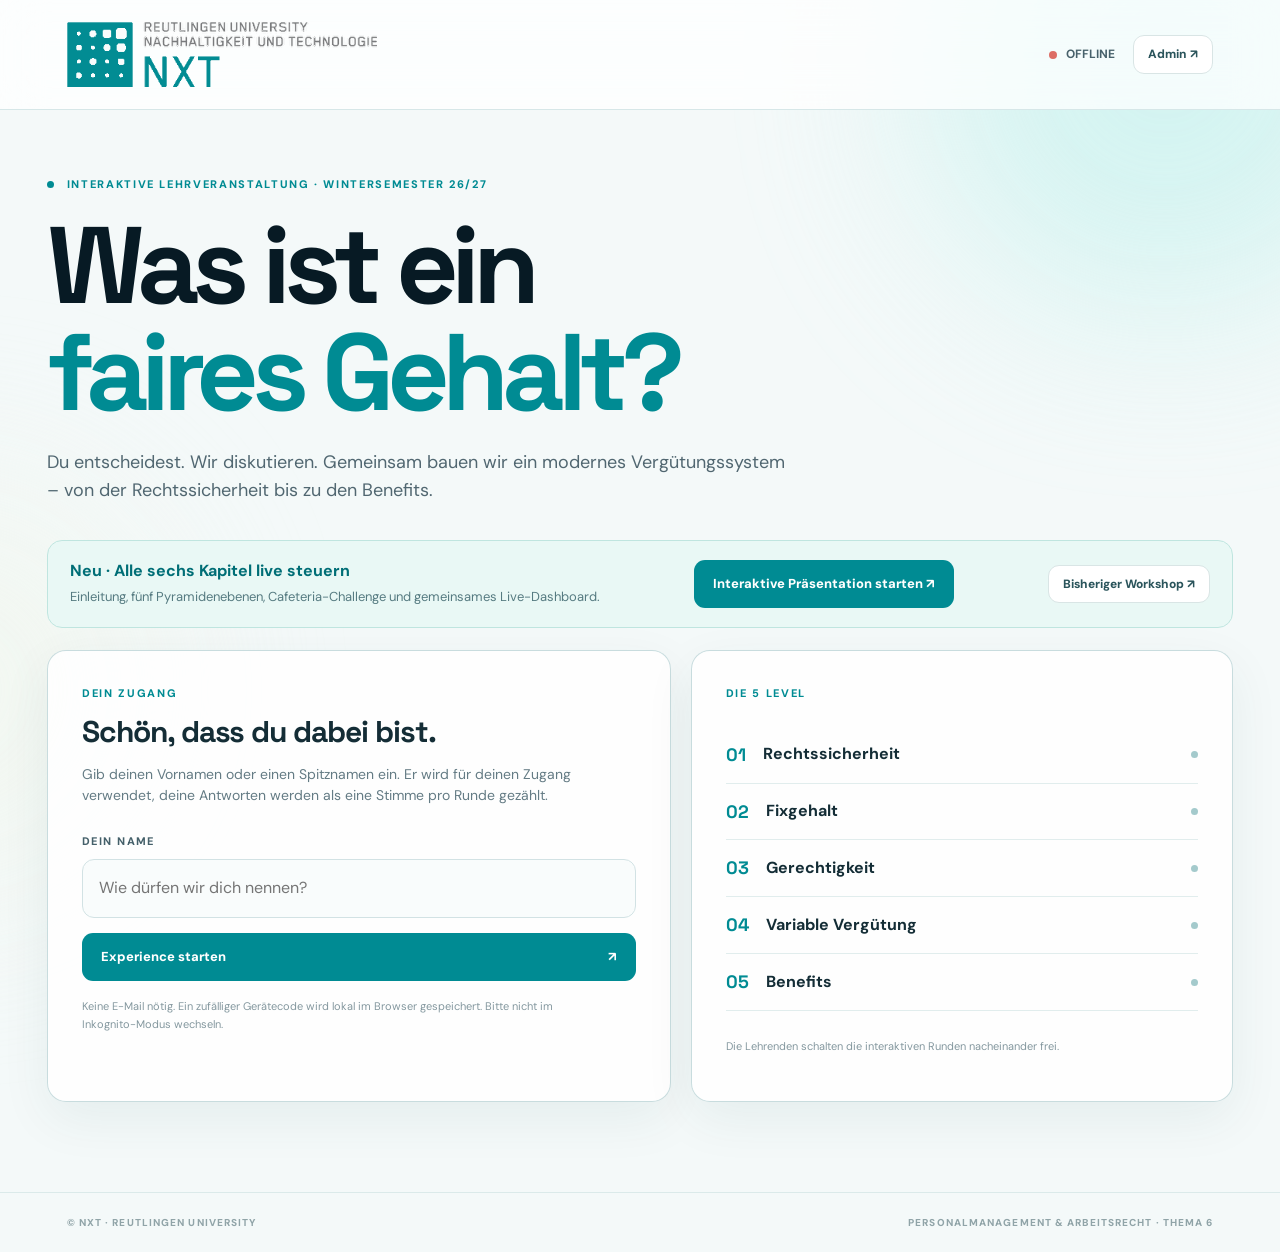
<file: index.html>
<!doctype html>
<html lang="de">
<head>
<meta charset="UTF-8"><meta name="viewport" content="width=device-width,initial-scale=1,viewport-fit=cover">
<meta name="theme-color" content="#008b93"><meta name="description" content="Interaktive Lehrveranstaltung: Vergütung & Benefits · NXT Reutlingen University">
<title>NXT | Vergütung & Benefits – Live Experience</title>
<link rel="icon" href="assets/icon.svg" type="image/svg+xml">
<link rel="stylesheet" href="style.css">
<link rel="stylesheet" href="dashboard.css">
<link rel="stylesheet" href="mobile.css">
</head>
<body>
<div class="glow glow-a"></div><div class="glow glow-b"></div>
<header class="topbar">
  <a class="brand" href="#" aria-label="NXT Startseite"><img src="assets/nxt-logo.svg" alt="Reutlingen University – NXT Nachhaltigkeit und Technologie"></a>
  <div class="topright"><span class="connection" id="connection"><i></i>Verbinde …</span><button class="ghost small" id="adminOpen" type="button">Admin <span>↗</span></button></div>
</header>
<main>
<section id="welcome" class="welcome section">
  <div class="eyebrow"><span class="eyedot"></span> INTERAKTIVE LEHRVERANSTALTUNG · WINTERSEMESTER 26/27</div>
  <h1>Was ist ein<br><em>faires Gehalt?</em></h1>
  <p class="lead">Du entscheidest. Wir diskutieren. Gemeinsam bauen wir ein modernes Vergütungssystem – von der Rechtssicherheit bis zu den Benefits.</p>
  <div class="ws-promo" style="margin:0 0 22px;padding:18px 22px;border:1px solid #bfe5df;background:#e9f8f5;border-radius:15px;display:flex;gap:15px;align-items:center;justify-content:space-between;flex-wrap:wrap"><div><strong style="display:block;font-size:16px;color:#006e76">Neu · Alle sechs Kapitel live steuern</strong><span style="font-size:13px;color:#567b81">Einleitung, fünf Pyramidenebenen, Cafeteria-Challenge und gemeinsames Live-Dashboard.</span></div><a class="primary" style="display:inline-block;text-decoration:none;white-space:nowrap" href="presentation.html">Interaktive Präsentation starten ↗</a><a class="ghost small" style="display:inline-block;text-decoration:none" href="workshop.html">Bisheriger Workshop ↗</a></div><div class="welcome-grid">
    <div class="glass register">
      <div class="overline">DEIN ZUGANG</div>
      <h2>Schön, dass du dabei bist.</h2>
      <p>Gib deinen Vornamen oder einen Spitznamen ein. Er wird für deinen Zugang verwendet, deine Antworten werden als eine Stimme pro Runde gezählt.</p>
      <form id="joinForm"><label for="nickname">DEIN NAME</label><input id="nickname" maxlength="30" minlength="2" required autocomplete="nickname" placeholder="Wie dürfen wir dich nennen?"><button class="primary full" type="submit">Experience starten <span>↗</span></button></form>
      <p class="micro">Keine E-Mail nötig. Ein zufälliger Gerätecode wird lokal im Browser gespeichert. Bitte nicht im Inkognito-Modus wechseln.</p>
    </div>
    <div class="glass welcome-aside">
      <div class="overline">DIE 5 LEVEL</div>
      <div class="levels-preview"><div><b>01</b><span>Rechtssicherheit</span><i></i></div><div><b>02</b><span>Fixgehalt</span><i></i></div><div><b>03</b><span>Gerechtigkeit</span><i></i></div><div><b>04</b><span>Variable Vergütung</span><i></i></div><div><b>05</b><span>Benefits</span><i></i></div></div>
      <p class="micro">Die Lehrenden schalten die interaktiven Runden nacheinander frei.</p>
    </div>
  </div>
</section>
<section id="experience" class="section experience hidden">
  <div class="hello-line"><div><span class="eyebrow">NXT · LIVE EXPERIENCE</span><h2>Hi, <span id="displayName">du</span><span class="accent">.</span></h2></div><div class="chip"><span class="pulse"></span><span id="statusLabel">Live-Session</span></div></div>
  <div class="stage-grid">
    <aside class="glass stage-nav"><div class="overline">DEIN LERNPFAD</div><div id="stageSteps"></div><div class="nav-foot"><span>DEIN CODE</span><strong id="deviceShort">—</strong><button id="rename" class="textlink">Name ändern</button></div></aside>
    <div class="stage-main">
      <div class="glass stage-header"><span class="overline" id="roundTag">RUNDE 0</span><span class="stage-chip" id="roundState">Auf Freigabe warten</span></div>
      <div class="glass quiz-card" id="quizCard"></div>
      <div class="glass info-card"><span class="overline">WARUM MACHEN WIR DAS?</span><p id="pedagogy">Wir erleben, wie sich eine Gehaltsentscheidung verändert, sobald wir mehr über Recht, Vergütung und Benefits erfahren.</p></div>
    </div>
  </div>
</section>
<section id="adminPanel" class="section admin hidden">
  <div class="hello-line"><div><span class="eyebrow">NXT · DOZENTENANSICHT</span><h2>Session <span class="accent">Control.</span></h2></div><button class="ghost" id="backFromAdmin">← Zurück</button></div>
  <div id="adminLogin" class="glass admin-login"><div class="overline">GESCHÜTZTER ZUGANG</div><h2>Administrator</h2><p>Hier steuerst du, welche Runde geöffnet ist, ob neue Stimmen angenommen werden und wann das Publikum die Ergebnisse sieht.</p><form id="adminForm"><label for="adminPassword">PASSWORT</label><input type="password" id="adminPassword" required autocomplete="off" placeholder="Admin-Passwort"><button class="primary full" type="submit">Anmelden ↗</button></form></div>
  <div id="adminContent" class="hidden">
    <div class="console-topline">
      <div><span class="overline">WORKSPACE · INTERAKTIVE LEHRE</span><p class="micro" style="margin:4px 0">Live auswerten, einzelne Fragen zeigen und die Entwicklung der Antworten vergleichen.</p></div>
      <nav class="console-tabs" id="workspaceTabs" role="tablist" aria-label="Dashboard-Bereiche">
        <button class="console-tab" data-workspace="live" role="tab" aria-selected="true">◉ Live-Dashboard</button>
        <button class="console-tab" data-workspace="questions" role="tab" aria-selected="false">▦ Fragenübersicht</button>
        <button class="console-tab" data-workspace="all" role="tab" aria-selected="false">▤ Alle Ergebnisse</button>
        <button class="console-tab" data-workspace="compare" role="tab" aria-selected="false">↔ Vorher / Nachher</button>
      </nav>
    </div>
    <div class="admin-metrics dashboard-metrics">
      <div class="glass metric"><span>TEILNEHMENDE MIT STIMME</span><strong id="participantsCount">0</strong></div>
      <div class="glass metric"><span>AKTIVE RUNDE</span><strong id="adminActive">—</strong></div>
      <div class="glass metric"><span>STIMMEN AKTIV</span><strong id="roundVotes">0</strong></div>
      <div class="glass metric"><span>ALLE ABGEGEBENEN STIMMEN</span><strong id="totalVotes">0</strong></div>
    </div>
    <section class="dashboard-workspace" id="workspace-live" aria-label="Live-Dashboard">
      <div class="admin-grid console-grid">
        <div class="glass admin-card">
          <div class="overline">SPIELSTEUERUNG</div><h3>Welche Frage läuft?</h3>
          <div id="adminRounds" class="admin-rounds"></div>
          <div class="admin-actions">
            <button class="secondary" id="toggleAccept" type="button">Abstimmung schließen</button>
            <button class="primary" id="toggleReveal" type="button">Ergebnisse anzeigen</button>
          </div>
          <p class="micro">Rundenwechsel öffnet die nächste Frage und verbirgt zunächst die Ergebnisse.</p>
        </div>
        <div class="glass admin-card console-analytics">
          <div class="console-card-header">
            <div><span class="overline">LIVE AUSWERTUNG</span><h3 id="currentDashboardTitle">Ergebnisse der aktuellen Runde</h3></div>
            <button class="primary" id="fullscreenResults" type="button">Präsentieren ↗</button>
          </div>
          <div class="dashboard-statline" id="liveStatistics"></div>
          <div class="dashboard-toolbar-row">
            <span class="overline">ANSICHT WECHSELN</span>
            <div class="display-switch" id="adminViewModes" aria-label="Ergebnisdarstellung">
              <button class="display-button" data-chart-view="bars" aria-pressed="true">▤ Balken</button>
              <button class="display-button" data-chart-view="donut" aria-pressed="false">◉ Kreis</button>
              <button class="display-button" data-chart-view="cards" aria-pressed="false">▦ Kacheln</button>
              <button class="display-button" data-chart-view="table" aria-pressed="false">≡ Tabelle</button>
            </div>
          </div>
          <div id="adminChart" class="dashboard-chart" aria-live="polite"></div>
          <div id="beforeAfter" class="hidden"></div>
          <div class="dashboard-toolbar-row" style="margin-top:25px">
            <button class="ghost small" id="refreshAdmin" type="button">Aktualisieren ↻</button>
            <button class="ghost small" id="resetRound" type="button">Runde zurücksetzen</button>
          </div>
        </div>
      </div>
    </section>
    <section class="dashboard-workspace hidden" id="workspace-questions" aria-label="Fragenübersicht">
      <div class="dashboard-toolbar-row">
        <div><span class="overline">ALLE SPIELRUNDEN</span><h2 style="margin:6px 0 0;font-family:Space Grotesk,sans-serif">Fragen-Dashboard</h2></div>
        <div class="display-switch" id="questionGalleryModes">
          <button class="display-button" data-gallery="tiles" aria-pressed="true">▦ Große Kacheln</button>
          <button class="display-button" data-gallery="list" aria-pressed="false">≡ Liste</button>
        </div>
      </div>
      <div id="allRoundCards" class="quiz-gallery"></div>
    </section>
    <section class="dashboard-workspace hidden" id="workspace-all" aria-label="Alle Ergebnisse">
      <div class="dashboard-toolbar-row">
        <div><span class="overline">GESAMTÜBERBLICK</span><h2 style="margin:6px 0 0;font-family:Space Grotesk,sans-serif">Alle Fragen auf einen Blick</h2></div>
        <button class="ghost" type="button" id="presentAllResults">Groß anzeigen ↗</button>
      </div>
      <div id="allRoundResults" class="master-dashboard"></div>
    </section>
    <section class="dashboard-workspace hidden" id="workspace-compare" aria-label="Vorher-Nachher-Vergleich">
      <div class="dashboard-toolbar-row">
        <div><span class="overline">WIRKUNG DER LEHRVERANSTALTUNG</span><h2 style="margin:6px 0 0;font-family:Space Grotesk,sans-serif">Hat sich die Meinung verändert?</h2></div>
        <button class="ghost" type="button" id="presentComparison">Vergleich präsentieren ↗</button>
      </div>
      <div id="comparisonDashboard"></div>
    </section>
    <div class="glass admin-card" style="margin-top:20px">
      <div class="overline">SESSION-HINWEISE</div>
      <p>Eine browserbezogene Geräte-ID verhindert versehentliche Doppelstimmen innerhalb einer Runde. Sie erkennt keine echte Person: neue Browser oder privater Modus können weitere IDs erzeugen. Ergebnisse werden aggregiert angezeigt.</p>
      <button class="ghost small" id="adminLogout" type="button">Admin abmelden</button>
    </div>
  </div>
</section>
</main>
<div id="toast" role="status" aria-live="polite" class="toast hidden"></div>
<div class="modal-backdrop hidden" id="presentationModal" role="dialog" aria-modal="true" aria-label="NXT Präsentations-Dashboard">
  <div class="presentation">
    <div class="presentation-head">
      <div><div class="eyebrow">NXT · PRÄSENTATIONSMODUS</div><h2 id="presentationTitle">Live-Ergebnisse</h2></div>
      <div class="topright">
        <button class="ghost small" id="browserFullscreen" type="button">⛶ Vollbild</button>
        <button class="ghost" id="closePresentation" type="button">Schließen ×</button>
      </div>
    </div>
    <div class="presentation-actions">
      <div id="presentTabs" class="present-tabs" role="tablist" aria-label="Präsentationsansichten">
        <button class="present-tab" data-present="round" aria-selected="true">Aktuelle Frage</button>
        <button class="present-tab" data-present="all" aria-selected="false">Alle Fragen</button>
        <button class="present-tab" data-present="compare" aria-selected="false">Vorher / Nachher</button>
      </div>
      <div class="display-switch" id="presentModeButtons">
        <button class="display-button" data-present-chart="bars" aria-pressed="true">Balken</button>
        <button class="display-button" data-present-chart="donut" aria-pressed="false">Kreis</button>
        <button class="display-button" data-present-chart="cards" aria-pressed="false">Kacheln</button>
        <button class="display-button" data-present-chart="table" aria-pressed="false">Tabelle</button>
      </div>
    </div>
    <div class="presentation-screen" id="presentationResults" aria-live="polite"></div>
  </div>
</div>
<footer><span>© NXT · REUTLINGEN UNIVERSITY</span><span>PERSONALMANAGEMENT & ARBEITSRECHT · THEMA 6</span></footer>
<script src="dashboard.js" defer></script>
<script src="app.js" defer></script>
</body></html>
</file>
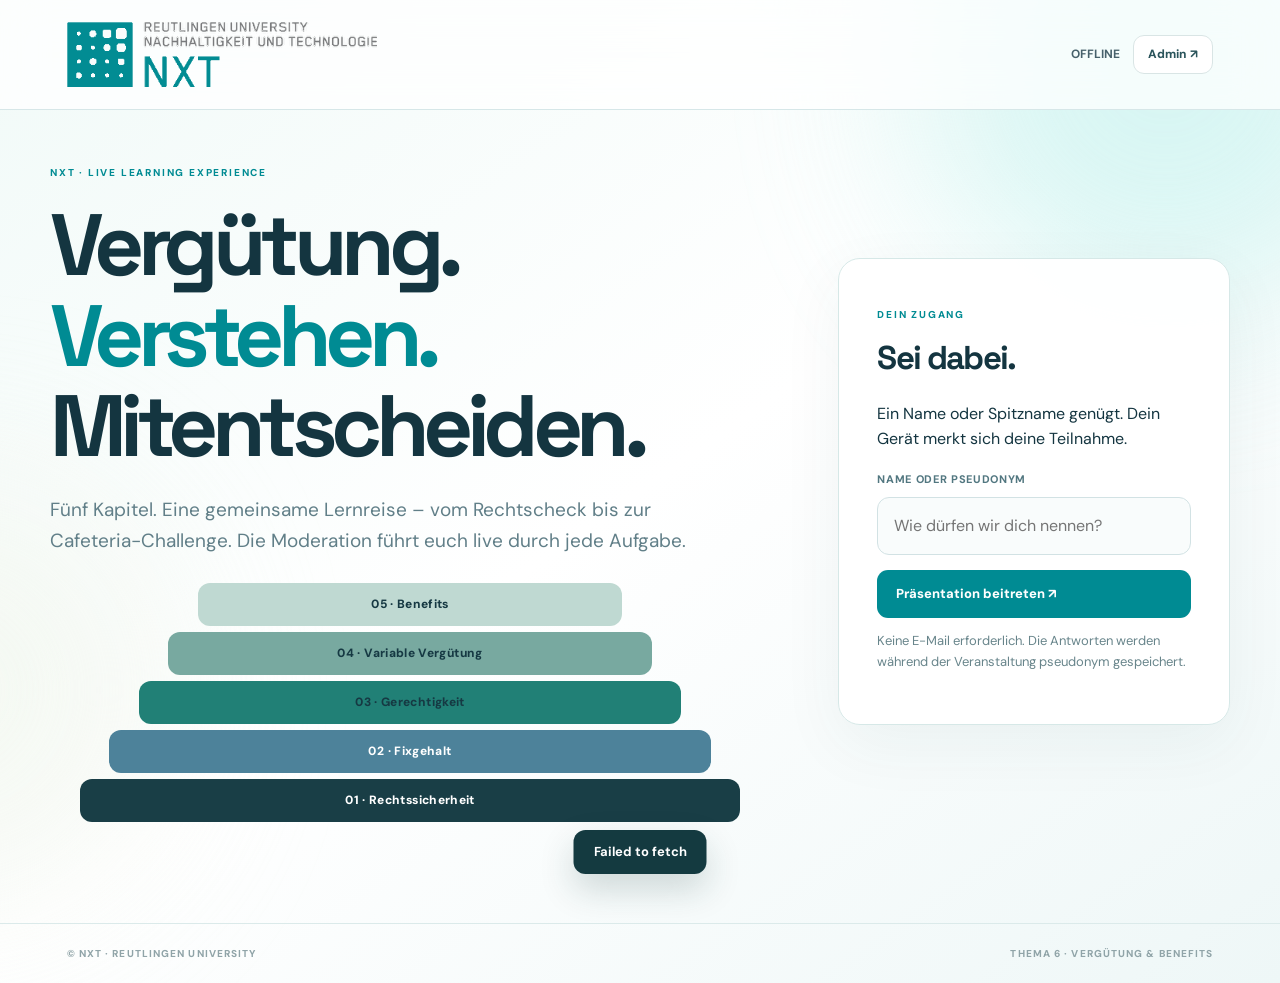
<file: presentation.html>
<!doctype html>
<html lang="de"><head>
<meta charset="utf-8"><meta name="viewport" content="width=device-width,initial-scale=1,viewport-fit=cover">
<meta name="theme-color" content="#008b93"><meta name="description" content="NXT Arbeitsrecht · fünf interaktive Kapitel und Live-Präsentationssteuerung">
<title>NXT | Vergütungspyramide · Live</title>
<link rel="icon" href="assets/icon.svg" type="image/svg+xml">
<link rel="stylesheet" href="style.css"><link rel="stylesheet" href="presentation.css?v=20261117-benefit-live-results"><link rel="stylesheet" href="podium.css?v=20261123"><link rel="stylesheet" href="cafeteria.css?v=20261124">
</head><body class="pr-body">
<div class="glow glow-a"></div><div class="glow glow-b"></div>
<header class="topbar pr-topbar"><a class="brand" href="index.html" aria-label="NXT Startseite"><img src="assets/nxt-logo.svg" alt="NXT Reutlingen University"></a>
<div class="pr-topactions"><span id="prConnection" class="connection"><i></i>Verbinde …</span><button id="prAdminToggle" class="ghost small" type="button">Admin ↗</button></div></header>
<main class="pr-container">
<section id="prJoin" class="pr-intro">
 <div><p class="pr-eyebrow">NXT · LIVE LEARNING EXPERIENCE</p><h1>Vergütung.<br><em>Verstehen.</em><br>Mitentscheiden.</h1>
 <p class="pr-lead">Fünf Kapitel. Eine gemeinsame Lernreise – vom Rechtscheck bis zur Cafeteria-Challenge. Die Moderation führt euch live durch jede Aufgabe.</p>
 <div id="prIntroChapters" class="pr-pyramid"></div></div>
 <div class="pr-card pr-joincard"><p class="pr-eyebrow">DEIN ZUGANG</p><h2>Sei dabei.</h2><p>Ein Name oder Spitzname genügt. Dein Gerät merkt sich deine Teilnahme.</p>
 <form id="prJoinForm"><label for="prNickname">NAME ODER PSEUDONYM</label><input id="prNickname" minlength="2" maxlength="30" required autocomplete="nickname" placeholder="Wie dürfen wir dich nennen?"><button type="submit" class="primary full">Präsentation beitreten ↗</button></form>
 <p class="pr-note">Keine E-Mail erforderlich. Die Antworten werden während der Veranstaltung pseudonym gespeichert.</p></div>
</section>
<section id="prParticipant" class="hidden">
 <div class="pr-hero"><div><p class="pr-eyebrow">NXT · VERGÜTUNGSPYRAMIDE</p><h1>Hallo, <span id="prName">du</span><span class="pr-accent">.</span></h1><p id="prSessionName" class="pr-muted">Präsentationssitzung</p></div><span id="prStatus" class="pr-pill">Warten auf Moderation</span></div>
 <div id="prChapterNav" class="pr-chapter-nav"></div>
 <div class="pr-main-grid"><div><article id="prCurrent" class="pr-card pr-current"></article><div id="prResultHistory" class="pr-history"></div></div>
 <aside class="pr-sidebar"><div class="pr-card"><p class="pr-eyebrow">DEIN LERNPFAD</p><div id="prChapterDetail"></div></div><div class="pr-card pr-small"><p class="pr-eyebrow">LIVE-SESSION</p><div id="prParticipantStats"></div></div></aside></div>
</section>
<section id="prAdmin" class="hidden pr-admin">
 <div class="pr-hero"><div><p class="pr-eyebrow">NXT · MODERATOR CONTROL CENTER</p><h1>Presentation <em>Control.</em></h1><p class="pr-muted">Kapitel öffnen, Fragen steuern und Ergebnisse freigeben.</p></div>
 <button id="prAdminBack" class="ghost" type="button">← Teilnehmeransicht</button></div>
 <div id="prAdminLogin" class="pr-card pr-login"><p class="pr-eyebrow">GESCHÜTZTER ZUGANG</p><h2>Administrator</h2><p>Verwende das bestehende Admin-Passwort dieser Anwendung.</p>
 <form id="prAdminForm"><label for="prAdminPassword">PASSWORT</label><input type="password" id="prAdminPassword" required autocomplete="current-password"><button type="submit" class="primary full">Anmelden ↗</button></form></div>
 <div id="prAdminContent" class="hidden">
  <div id="prKpis" class="pr-kpis"></div>
  <div class="pr-admin-layout"><div><div class="pr-card"><div class="pr-section-title"><div><p class="pr-eyebrow">01 · KAPITELSTEUERUNG</p><h2>Fünf Kapitel.</h2></div><span id="prAdminSessionTag" class="pr-pill">Live</span></div><div id="prAdminChapters" class="pr-admin-chapters"></div></div>
  <div class="pr-card"><div class="pr-section-title"><div><p class="pr-eyebrow">02 · FRAGEN UND SPIELE</p><h2 id="prAdminChapterTitle">Aufgaben</h2></div></div><div id="prAdminSteps"></div></div></div>
  <div><div class="pr-card pr-sticky"><p class="pr-eyebrow">03 · LIVE-REGIE</p><h2 id="prNowTitle">Warten auf Auswahl</h2><div id="prAdminLive"></div></div>
  <div class="pr-card"><p class="pr-eyebrow">SESSION-VERWALTUNG</p><form id="prNewSession"><label for="prNewSessionName">NEUE SESSION</label><input id="prNewSessionName" minlength="3" maxlength="90" placeholder="z. B. Hochschulpräsentation Gruppe 6"><label class="pr-check"><input id="prDemo" type="checkbox" checked> Als Demo-Sitzung markieren</label><button class="ghost full" type="submit">Neue Session anlegen</button></form><button id="prFinish" class="ghost full pr-mt" type="button">Präsentation abschließen</button><button id="prLogout" class="ghost full pr-mt" type="button">Admin abmelden</button></div></div></div>
  <div class="pr-card pr-analytics"><div class="pr-section-title"><div><p class="pr-eyebrow">04 · PRÄSENTATIONS-DASHBOARD</p><h2>Lecture Analytics.</h2></div><button id="prPresent" class="ghost small" type="button">⛶ Präsentieren</button></div><div id="prDashboard"></div></div>
 </div>
</section></main>
<div id="prToast" class="toast hidden" role="status" aria-live="polite"></div>
<div id="prOverlay" class="pr-overlay hidden" role="dialog" aria-modal="true" aria-label="Ergebnispräsentation"><div class="pr-overlay-inner"><div class="pr-overlay-bar"><span class="pr-eyebrow">NXT · LIVE ANALYTICS</span><div><button id="prFullScreen" class="ghost small">⛶ Vollbild</button><button id="prOverlayClose" class="ghost small">Schließen ×</button></div></div><div id="prOverlayContent"></div></div></div>
<footer><span>© NXT · REUTLINGEN UNIVERSITY</span><span>THEMA 6 · VERGÜTUNG & BENEFITS</span></footer>
<script defer src="presentation.js?v=20261123-podium"></script><script defer src="cafeteria.js?v=20261124"></script><script defer src="podium.js?v=20261123"></script>
</body></html>
</file>
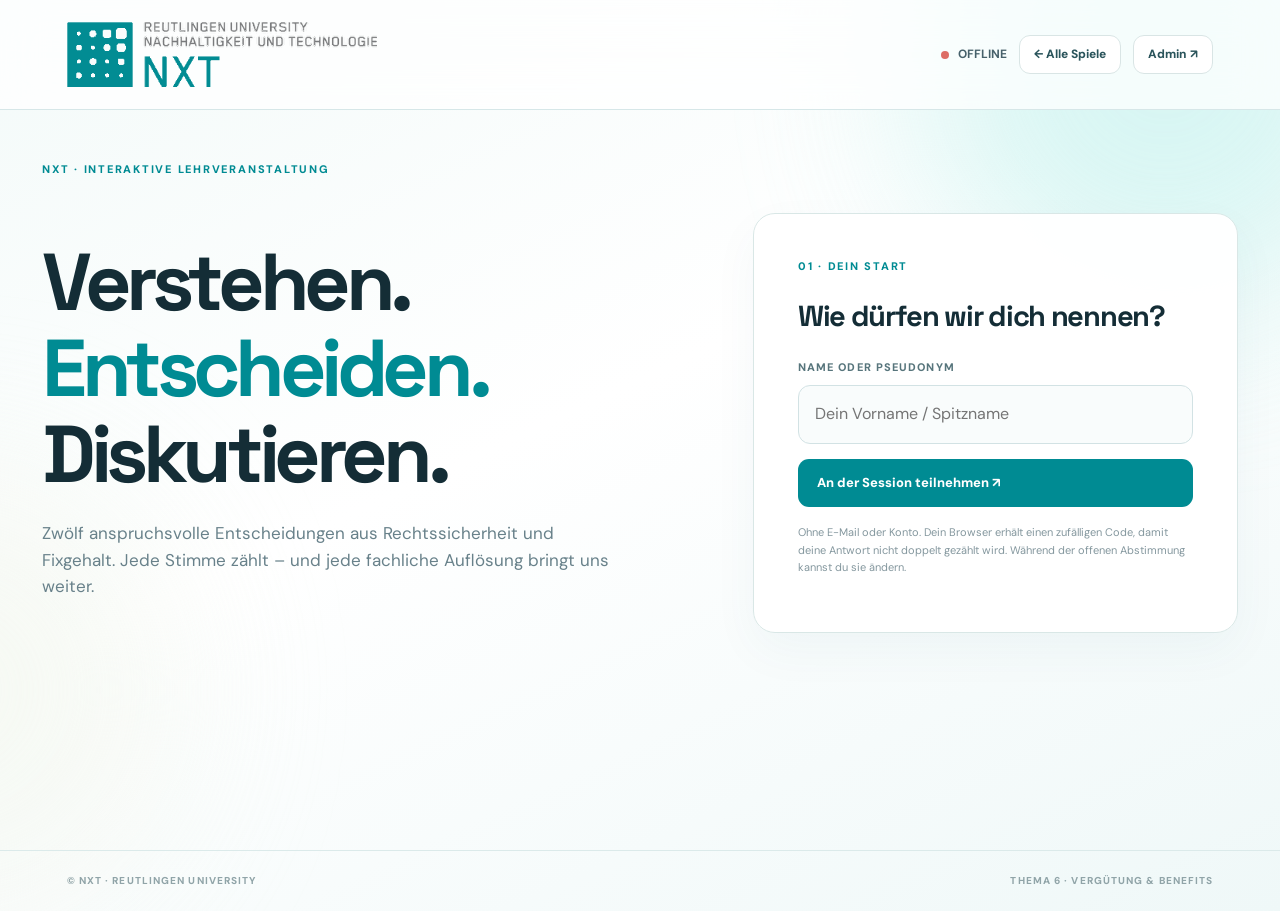
<file: workshop.html>
<!doctype html>
<html lang="de"><head>
<meta charset="UTF-8"><meta name="viewport" content="width=device-width,initial-scale=1,viewport-fit=cover">
<meta name="theme-color" content="#008b93"><meta name="description" content="NXT Arbeitsrecht: HR-Rechtscheck und Gehaltsmanager. Interaktive Lehrspiele mit Live-Auswertung.">
<title>NXT | Rechtscheck & Gehaltsmanager</title>
<link rel="icon" href="assets/icon.svg" type="image/svg+xml">
<link rel="stylesheet" href="style.css"><link rel="stylesheet" href="dashboard.css"><link rel="stylesheet" href="mobile.css"><link rel="stylesheet" href="workshop.css">
</head><body class="workshop-page">
<div class="glow glow-a"></div><div class="glow glow-b"></div>
<header class="topbar ws-topbar">
 <a class="brand" href="index.html" aria-label="NXT Startseite"><img src="assets/nxt-logo.svg" alt="NXT Reutlingen University"></a>
 <div class="ws-top-actions"><span id="wsConnection" class="connection"><i></i>VERBINDUNG</span>
 <a class="ghost small ws-home-link" href="index.html">← Alle Spiele</a>
 <button id="wsAdminButton" class="ghost small" type="button">Admin ↗</button></div>
</header>
<main class="ws-main">
 <section id="wsJoin" class="ws-shell">
  <div class="ws-eyebrow">NXT · INTERAKTIVE LEHRVERANSTALTUNG</div>
  <div class="ws-splash"><div><h1>Verstehen.<br><em>Entscheiden.</em><br>Diskutieren.</h1><p>Zwölf anspruchsvolle Entscheidungen aus Rechtssicherheit und Fixgehalt. Jede Stimme zählt – und jede fachliche Auflösung bringt uns weiter.</p></div>
  <div class="ws-glass ws-onboarding"><div class="ws-eyebrow">01 · DEIN START</div><h2>Wie dürfen wir dich nennen?</h2><form id="wsJoinForm"><label for="wsNickname">NAME ODER PSEUDONYM</label><input id="wsNickname" minlength="2" maxlength="30" required autocomplete="nickname" placeholder="Dein Vorname / Spitzname"><button class="primary full" type="submit">An der Session teilnehmen ↗</button></form><p class="micro">Ohne E-Mail oder Konto. Dein Browser erhält einen zufälligen Code, damit deine Antwort nicht doppelt gezählt wird. Während der offenen Abstimmung kannst du sie ändern.</p></div></div>
 </section>
 <section id="wsPlay" class="ws-shell hidden">
  <div class="ws-player-top"><div><div class="ws-eyebrow">NXT · LIVE LEARNING</div><h1>Hi, <span id="wsPlayerName">du</span><span class="accent">.</span></h1><p id="wsSessionLabel" class="ws-muted">Präsentationssitzung</p></div><span class="ws-status-pill" id="wsPhaseTag">Auf die nächste Frage warten</span></div>
  <div class="ws-level-switch"><div class="ws-level-item" data-level="1"><strong>01</strong><span>Rechtssicherheit</span></div><div class="ws-level-item" data-level="2"><strong>02</strong><span>Fixgehalt</span></div><div class="ws-progress-label" id="wsProgress">0 von 12 Fragen</div></div>
  <div id="wsQuestion" class="ws-glass ws-question"></div>
  <div id="wsSupport" class="ws-support"></div>
 </section>
 <section id="wsAdmin" class="ws-admin-shell hidden">
  <div class="ws-admin-heading"><div><div class="ws-eyebrow">NXT · MODERATOR CONTROL CENTER</div><h1>Lecture <span class="accent">Analytics.</span></h1><p>Präsentationssteuerung und Live-Auswertung · Ebene 1 & 2</p></div><button class="ghost" id="wsAdminBack">← Teilnehmeransicht</button></div>
  <div id="wsAdminLogin" class="ws-glass ws-admin-login"><div class="ws-eyebrow">GESCHÜTZTER ADMIN-ZUGANG</div><h2>Moderator anmelden</h2><p>Der bereits vorhandene Admin-Zugang wird verwendet. Alle Änderungen werden serverseitig geprüft.</p><form id="wsAdminForm"><label for="wsAdminPassword">PASSWORT</label><input type="password" id="wsAdminPassword" autocomplete="off" required placeholder="Passwort eingeben"><button type="submit" class="primary full">Admin-Dashboard öffnen ↗</button></form></div>
  <div id="wsAdminContent" class="hidden">
   <div id="wsAdminTabs" class="ws-tabbar" role="tablist" aria-label="Dashboard-Ansichten">
    <button type="button" class="ws-tab active" data-tab="executive">Executive Overview</button>
    <button type="button" class="ws-tab" data-tab="legal">Rechtssicherheit</button>
    <button type="button" class="ws-tab" data-tab="salary">Fixgehalt</button>
    <button type="button" class="ws-tab" data-tab="compare">Vergleich</button>
    <button type="button" class="ws-tab" data-tab="control">Spielsteuerung</button>
   </div>
   <div class="ws-kpi-grid" id="wsKpis"></div>
   <section id="wsPanel" aria-live="polite"></section>
   <div class="ws-admin-footer"><button type="button" class="ghost small" id="wsExport">CSV exportieren ↓</button><button type="button" class="ghost small" id="wsAdminRefresh">Aktualisieren ↻</button><button type="button" class="ghost small" id="wsAdminLogout">Abmelden</button></div>
  </div>
 </section>
</main>
<div id="wsToast" class="toast hidden" role="status" aria-live="polite"></div>
<div id="wsOverlay" class="ws-overlay hidden" role="dialog" aria-modal="true" aria-label="Präsentationsansicht"><div class="ws-overlay-panel"><div class="ws-overlay-head"><span class="ws-eyebrow">NXT · BEAMER-DASHBOARD</span><div><button class="ghost small" id="wsFullScreen">⛶ Vollbild</button><button class="ghost small" id="wsOverlayClose">Schließen ×</button></div></div><div id="wsOverlayBody"></div></div></div>
<footer><span>© NXT · REUTLINGEN UNIVERSITY</span><span>THEMA 6 · VERGÜTUNG & BENEFITS</span></footer>
<script src="workshop-analytics.js" defer></script>
<script src="workshop.js" defer></script>
</body></html>
</file>
<file: style.css>
@import url('https://fonts.googleapis.com/css2?family=DM+Sans:wght@400;500;600;700;800&family=Space+Grotesk:wght@400;500;600;700&display=swap');
:root{--teal:#008b93;--teal2:#06aeb3;--ink:#071a24;--navy:#0d2832;--text:#142d36;--muted:#647b84;--white:#fff;--border:#d9e7e8;--bg:#f4f9f9;--accent:#e9b85c}*{box-sizing:border-box}html{scroll-behavior:smooth}body{margin:0;min-height:100vh;color:var(--text);background:var(--bg);font-family:'DM Sans',system-ui,sans-serif;line-height:1.55;overflow-x:hidden}button,input{font:inherit}button{cursor:pointer}a{text-decoration:none;color:inherit}.glow{position:fixed;border-radius:50%;filter:blur(90px);pointer-events:none;z-index:-1;opacity:.65}.glow-a{background:#c3f1ed;width:490px;height:490px;top:-180px;right:-130px}.glow-b{background:#f1f6ed;width:420px;height:420px;left:-260px;bottom:0}.topbar{height:110px;padding:23px max(5.2vw,20px);display:flex;justify-content:space-between;align-items:center;border-bottom:1px solid #d6e7e8;background:rgba(255,255,255,.74);backdrop-filter:blur(22px)}.brand img{width:310px;height:auto;max-width:48vw;display:block}.topright,.hello-line,.stage-header,.admin-actions{display:flex;gap:18px;align-items:center;justify-content:space-between}.connection{color:#47616b;font-size:12px;font-weight:700;display:flex;gap:9px;align-items:center}.connection i,.pulse{height:8px;width:8px;border-radius:50%;display:inline-block;background:#e9b85c}.connection.online i,.pulse{background:#06a990;box-shadow:0 0 0 5px rgba(6,169,144,.11)}.connection.offline i{background:#dd6d65}.section{max-width:1230px;margin:0 auto;padding:66px 22px 90px}.eyebrow,.overline{font-size:11px;letter-spacing:.15em;font-weight:800;color:var(--teal)}.eyedot{display:inline-block;background:var(--teal);height:7px;width:7px;border-radius:50%;margin-right:8px}.welcome h1{font-family:'Space Grotesk',sans-serif;letter-spacing:-.068em;font-weight:700;font-size:clamp(60px,8.5vw,112px);line-height:.98;margin:20px 0 23px;color:var(--ink)}h1 em{color:var(--teal);font-style:normal}.lead{font-size:18px;max-width:750px;color:#516771;margin-bottom:35px}.welcome-grid{display:grid;grid-template-columns:1.07fr .93fr;gap:20px}.glass{background:rgba(255,255,255,.86);border:1px solid rgba(195,217,219,.9);box-shadow:0 17px 52px rgba(19,70,74,.065);border-radius:19px}.register,.welcome-aside{padding:34px}.register h2,.admin-login h2{font-family:'Space Grotesk';font-size:30px;line-height:1.2;letter-spacing:-.035em;margin:12px 0}.register p,.admin-login p{color:var(--muted);font-size:14px;max-width:510px}.register label,.admin-login label{display:block;font-weight:800;font-size:11px;letter-spacing:.13em;margin-top:26px;margin-bottom:9px;color:#45606a}input{width:100%;padding:16px;border:1px solid #d2e2e4;border-radius:12px;background:#f9fcfc;outline:none;transition:border .2s,box-shadow .2s;color:#17343e}input:focus{border-color:var(--teal);box-shadow:0 0 0 4px #c8eeea}button{transition:transform .2s,background .2s,border-color .2s}button:active{transform:scale(.98)}.primary,.secondary,.ghost{border-radius:11px;border:1px solid transparent;padding:13px 18px;font-weight:800;font-size:13px}.primary{background:var(--teal);color:#fff}.primary:hover{background:#006e76}.primary:disabled{opacity:.45;cursor:not-allowed}.secondary{background:#d9f3f0;color:#086b70}.ghost{background:white;border-color:#d9e5e5;color:#2a545b}.ghost:hover{border-color:var(--teal)}.ghost.small{font-size:12px;padding:9px 14px}.full{width:100%;margin-top:15px;display:flex;align-items:center;justify-content:space-between}.micro{font-size:11px!important;line-height:1.6;color:#84979e!important;margin-top:17px}.levels-preview{margin:25px 0 27px}.levels-preview>div{border-bottom:1px solid #e1eded;display:flex;align-items:center;gap:17px;padding:14px 0}.levels-preview b{font-family:'Space Grotesk';font-size:18px;color:var(--teal)}.levels-preview span{font-weight:700;flex:1}.levels-preview i{height:7px;width:7px;background:#a4cacc;border-radius:50%}.hidden{display:none!important}.experience{padding-top:50px}.hello-line{margin-bottom:26px}.hello-line h2{font-family:'Space Grotesk';letter-spacing:-.055em;font-size:clamp(33px,5vw,53px);margin:2px 0}.accent{color:var(--teal)}.chip,.stage-chip{font-size:12px;border:1px solid #bce5df;border-radius:25px;background:#e6f8f5;padding:10px 15px;color:#117f77;font-weight:800;display:flex;align-items:center;gap:11px}.stage-grid{display:grid;grid-template-columns:260px minmax(0,1fr);gap:20px;align-items:start}.stage-nav{padding:25px 18px}.step{display:flex;align-items:center;gap:13px;padding:12px 9px;border-radius:10px;color:#758a91;font-size:13px;font-weight:700}.step .number{display:grid;place-items:center;width:32px;height:32px;border-radius:10px;background:#edf3f4;color:#769298;font-family:'Space Grotesk';font-size:12px}.step.active{background:#e4f6f4;color:#006f75}.step.active .number{color:#fff;background:var(--teal)}.step.done .number{background:#dceae8;color:#45988f}.nav-foot{border-top:1px solid #e3eeee;margin-top:25px;padding:21px 8px 0;display:flex;align-items:center;gap:8px;flex-wrap:wrap}.nav-foot>span{font-size:9px;color:#80989d;letter-spacing:.1em;font-weight:800}.nav-foot strong{font-size:11px;letter-spacing:.08em}.textlink{border:0;background:transparent;text-decoration:underline;color:var(--teal);font-size:11px;padding:4px}.stage-main{min-width:0;display:grid;gap:18px}.stage-header{padding:16px 25px}.quiz-card{padding:36px;min-height:385px}.round-no{font-weight:800;color:var(--teal);font-size:11px;letter-spacing:.14em}.quiz-card h2{font-family:'Space Grotesk';font-size:clamp(26px,3.7vw,44px);line-height:1.13;letter-spacing:-.055em;color:var(--ink);margin:15px 0}.quiz-card .explain{color:#6b8289;max-width:650px;font-size:15px;margin-bottom:25px}.options{display:grid;gap:11px;margin:24px 0}.choice{width:100%;display:flex;align-items:center;text-align:left;gap:13px;border:1px solid #dbe9e9;background:#f9fcfc;padding:16px;border-radius:12px;color:#2e4a54;font-weight:700}.choice:hover{border-color:#6fb9b5;background:#f2fcfa}.choice.selected{background:#e6f7f4;border-color:var(--teal);color:#006d72}.choice .radio{width:20px;height:20px;flex-shrink:0;border-radius:50%;border:2px solid #9ebaba;display:grid;place-items:center}.choice.selected .radio{border-color:var(--teal)}.choice.selected .radio:after{content:'';height:10px;width:10px;border-radius:50%;background:var(--teal)}.cards-2{display:grid;grid-template-columns:1fr 1fr;gap:14px;margin:24px 0}.offer{border:1px solid #d9e7e7;border-radius:13px;padding:22px;background:#fafdfc}.offer strong{display:block;font-family:'Space Grotesk';font-size:35px;color:#102e38;line-height:1.12}.offer small{display:block;font-size:11px;color:#748d93;margin:5px 0 16px}.offer .offer-title{color:var(--teal);font-size:10px;letter-spacing:.13em;font-weight:800;margin-bottom:11px}.offer p{font-size:13px;font-weight:700;margin:0}.notice{padding:14px 18px;background:#f3f9f9;border-left:3px solid var(--teal);color:#41646c;border-radius:0 11px 11px 0;font-size:13px;margin:20px 0}.submitrow{display:flex;align-items:center;justify-content:space-between;gap:15px;flex-wrap:wrap;margin-top:22px}.submitted{color:#007d74;font-weight:800;font-size:13px}.waiting{text-align:center;padding:37px 20px}.waiting-icon{font-size:36px;display:block;margin-bottom:15px}.waiting h2{font-size:34px}.info-card{padding:24px 28px}.info-card p{margin:8px 0 0;color:#5c7981;font-size:13px}.persona-grid{display:grid;grid-template-columns:repeat(3,1fr);gap:9px;margin:18px 0}.persona{border:1px solid #d7e5e7;background:#f8fcfb;border-radius:12px;padding:13px 8px;font-size:12px;font-weight:800}.persona.selected{background:#e2f5f1;border-color:var(--teal);color:#007179}.benefitlist{display:grid;grid-template-columns:repeat(2,1fr);gap:10px}.benefit{display:flex;align-items:center;gap:12px;border:1px solid #dbe6e7;border-radius:12px;background:#fff;padding:15px;text-align:left}.benefit.selected{border-color:var(--teal);background:#e9f8f6}.benefit .benefit-icon{font-size:24px}.benefit strong{font-size:12px;display:block}.benefit small{color:#83959a;font-size:11px}.budget{display:flex;align-items:center;justify-content:space-between;margin:15px 0 7px;font-weight:800;font-size:12px}.budgetmeter{height:9px;background:#ebf2f2;border-radius:20px;overflow:hidden}.budgetmeter>div{background:var(--teal);height:100%;transition:width .25s}.budgetmeter.over>div{background:#bf6f68}.admin{padding-top:48px}.admin-login{max-width:530px;padding:35px}.admin-grid{display:grid;grid-template-columns:1fr 1fr;gap:18px}.admin-card{padding:25px}.admin-card h3{font-family:'Space Grotesk';margin:10px 0 22px;font-size:25px;letter-spacing:-.04em}.admin-metrics{display:grid;grid-template-columns:repeat(3,1fr);gap:15px;margin-bottom:19px}.metric{padding:22px}.metric span{font-size:10px;color:#7c9299;letter-spacing:.1em;font-weight:800}.metric strong{display:block;margin-top:7px;font-size:29px;color:var(--ink);font-family:'Space Grotesk'}.admin-rounds{display:grid;gap:7px}.admin-round{display:flex;align-items:center;justify-content:space-between;border-radius:9px;border:1px solid #e4eeee;background:#fafcfc;padding:10px 13px;text-align:left;font-size:12px;font-weight:700}.admin-round.active{border-color:#18a89b;background:#e5f8f3;color:#04776f}.admin-actions{margin-top:20px;justify-content:flex-start;flex-wrap:wrap}.results-chart{display:grid;gap:17px;margin:18px 0 25px}.result-top{display:flex;align-items:center;justify-content:space-between;font-size:12px;color:#34515a;font-weight:700;margin-bottom:6px}.bar{background:#e8f1f1;height:11px;border-radius:20px;overflow:hidden}.bar>i{height:100%;display:block;background:linear-gradient(90deg,#007e86,#2ec5b8);border-radius:20px;transition:width .4s}.empty{color:#7c9296;font-size:13px}.toast{position:fixed;z-index:50;bottom:26px;left:50%;transform:translateX(-50%);padding:12px 20px;border-radius:12px;background:#143a40;color:white;box-shadow:0 15px 35px #153c3c30;max-width:90%;font-size:13px;font-weight:700}.modal-backdrop{position:fixed;inset:0;background:#071d22dd;z-index:40;display:grid;place-items:center;padding:25px}.presentation{background:#f8fcfb;border-radius:20px;max-width:1000px;width:100%;max-height:92vh;overflow:auto;padding:42px}.presentation-head{display:flex;align-items:center;justify-content:space-between;gap:20px;margin-bottom:25px}.presentation h2{font-size:38px;font-family:'Space Grotesk';margin:0}.presentation .result-top{font-size:18px}.presentation .bar{height:20px}footer{border-top:1px solid #dbeaea;display:flex;justify-content:space-between;padding:22px max(5.2vw,20px);font-weight:800;font-size:10px;letter-spacing:.11em;color:#90a4a8;gap:20px}@media(max-width:850px){.welcome-grid,.stage-grid,.admin-grid{grid-template-columns:1fr}.stage-nav{display:none}.section{padding-top:45px}.welcome h1{font-size:clamp(53px,13vw,89px)}.admin-metrics{grid-template-columns:1fr 1fr}.quiz-card{padding:24px}.stage-header{padding:13px 18px}.topbar{height:87px}.brand img{width:210px}.connection{display:none}}@media(max-width:520px){.welcome-grid,.cards-2,.persona-grid,.benefitlist{grid-template-columns:1fr}.welcome h1{font-size:54px}.welcome-grid .glass{padding:24px}.hello-line h2{font-size:34px}.quiz-card h2{font-size:30px}.admin-metrics{grid-template-columns:1fr}.section{padding-left:15px;padding-right:15px}.topbar{padding-left:15px;padding-right:15px}.presentation{padding:20px}footer{flex-direction:column;gap:6px}.chip{font-size:10px}.brand img{width:185px}}
</file>
<file: dashboard.css>
/* NXT Dashboard 2.0 · large-format question & presentation layouts */
.admin.section{max-width:1560px;padding-left:clamp(18px,3.2vw,54px);padding-right:clamp(18px,3.2vw,54px)}
.experience.section{max-width:1460px}.stage-grid{grid-template-columns:240px minmax(0,1fr);gap:24px}.stage-main{gap:21px}
.quiz-card{min-height:485px;padding:clamp(28px,4vw,60px);position:relative;overflow:hidden}
.quiz-card:before{content:"";position:absolute;width:180px;height:180px;border-radius:50%;background:radial-gradient(circle,rgba(24,173,169,.065),transparent 70%);right:-35px;top:-35px;pointer-events:none}
.quiz-card h2{font-size:clamp(32px,4vw,57px);max-width:850px}
.quiz-card .explain{font-size:clamp(15px,1.5vw,19px);max-width:850px;line-height:1.63}
.quiz-card .options{gap:16px}
.quiz-card .choice{font-size:clamp(14px,1.15vw,18px);min-height:74px;padding:19px 22px}
.quiz-card .choices-grid{grid-template-columns:repeat(3,minmax(0,1fr));display:grid}
.quiz-card .choices-grid .choice{align-items:flex-start;flex-direction:column;justify-content:space-between;min-height:143px}
.quiz-card .choices-grid .radio{flex:none}.quiz-card .offer{padding:clamp(18px,2.7vw,30px)}
.quiz-card .offer strong{font-size:clamp(35px,4.3vw,56px)}
.quiz-card .offer p{line-height:1.65}
.quiz-card .submitrow .primary{font-size:15px;padding:17px 26px}
.quiz-card .benefit{min-height:76px}
.stage-header{padding:23px 32px}
.console-topline{display:flex;justify-content:space-between;align-items:center;gap:15px;flex-wrap:wrap;margin:4px 0 20px}
.console-tabs,.display-switch,.present-tabs{display:flex;flex-wrap:wrap;gap:6px;padding:5px;background:#e8f2f2;border:1px solid #d4e6e6;border-radius:14px}
.console-tab,.display-button,.present-tab{border:0;border-radius:9px;padding:11px 15px;font-size:12px;letter-spacing:.01em;font-weight:800;background:transparent;color:#57757c;white-space:nowrap}
.console-tab[aria-selected="true"],.display-button[aria-pressed="true"],.present-tab[aria-selected="true"]{background:#fff;color:#007a83;box-shadow:0 3px 12px #00393916}
.dashboard-metrics{grid-template-columns:repeat(4,minmax(0,1fr));gap:16px}
.dashboard-metrics .metric{padding:25px 26px;min-height:122px;position:relative;overflow:hidden}
.dashboard-metrics .metric:after{content:"";position:absolute;right:-32px;bottom:-40px;width:105px;height:105px;border-radius:50%;background:#dff5f2;opacity:.5}
.dashboard-metrics .metric strong{font-size:clamp(25px,2.5vw,38px);line-height:1.05}
.dashboard-metrics .metric span{font-size:10px;line-height:1.5}
.console-grid{grid-template-columns:minmax(285px,.83fr) minmax(0,1.7fr);gap:20px;align-items:start}
.console-grid .admin-card{padding:clamp(22px,2.6vw,35px)}
.console-card-header{display:flex;justify-content:space-between;align-items:start;gap:15px;flex-wrap:wrap;margin-bottom:18px}
.console-card-header h3{margin:6px 0 0}
.console-analytics{min-height:570px}
.dashboard-statline{display:flex;align-items:center;gap:14px;flex-wrap:wrap;margin:6px 0 22px}
.dashboard-pill{display:inline-flex;align-items:center;gap:7px;font-size:11px;border-radius:99px;border:1px solid #c9e4e1;padding:7px 12px;font-weight:800;color:#286b71;background:#f0f9f7}
.dashboard-pill strong{font-size:15px}
.admin-rounds{grid-template-columns:1fr;gap:8px}
.admin-round{font-size:14px;padding:14px 15px}
.admin-card .admin-actions{display:grid;grid-template-columns:1fr 1fr;gap:10px}
.admin-card .admin-actions button{padding:13px 10px}
.dashboard-chart{min-height:280px;display:grid;gap:18px;align-content:start}
.dash-bars{display:grid;gap:21px}
.dash-row-title{display:flex;justify-content:space-between;align-items:center;gap:13px;font-size:15px;color:#2c4f56;font-weight:700;margin-bottom:9px}
.dash-row-title .count{white-space:nowrap;font-family:'Space Grotesk';font-size:15px;font-weight:700;color:#007f89}
.dash-track{height:19px;background:#e5f0ef;overflow:hidden;border-radius:50px}
.dash-track>span{display:block;height:100%;width:var(--w,0%);background:linear-gradient(95deg,#007c85,#34c9b9);border-radius:50px;transition:width .7s cubic-bezier(.2,.8,.2,1)}
.dash-bars .dash-track:nth-child(2n)>span{background:linear-gradient(95deg,#006a72,#15bba9)}
.dash-donut-layout{display:grid;grid-template-columns:minmax(190px,0.95fr) 1.3fr;gap:35px;align-items:center}
.dash-donut{width:min(100%,320px);aspect-ratio:1;border-radius:50%;position:relative;background:conic-gradient(#dceaea 0 100%);margin:auto;display:grid;place-items:center;box-shadow:0 17px 40px #007c7b14}
.dash-donut:after{content:"";position:absolute;inset:22%;background:#fff;border-radius:50%;box-shadow:0 0 0 1px #e9f1ef}
.dash-donut-center{position:relative;z-index:1;text-align:center;font-weight:700;color:#6b8a8d;font-size:12px}
.dash-donut-center strong{font-size:38px;display:block;color:#0b3f45;line-height:1.18;font-family:'Space Grotesk'}
.dash-legend{display:grid;gap:13px}
.dash-legend>div{display:flex;align-items:center;gap:12px;border-bottom:1px solid #edf2f2;padding-bottom:10px}
.dash-legend-dot{width:12px;height:12px;flex:0 0 12px;border-radius:4px}
.dash-legend-text{flex:1;font-weight:700;font-size:13px}
.dash-legend strong{white-space:nowrap;color:#004a52}
.dash-cards{display:grid;grid-template-columns:repeat(2,minmax(0,1fr));gap:13px}
.dash-choice-card{padding:23px;border:1px solid #daeded;border-radius:15px;background:linear-gradient(135deg,#fcffff,#f1fafa);min-height:145px;display:flex;flex-direction:column;justify-content:space-between}
.dash-choice-card .percentage{font-family:'Space Grotesk';font-size:41px;line-height:1;color:#007b85;font-weight:700;margin:9px 0}
.dash-choice-card .c-label{font-size:13px;font-weight:700;color:#365b63}
.dash-choice-card .count{font-size:11px;color:#769096}
.dash-table-wrap{overflow:auto;border:1px solid #dbeaea;border-radius:13px}
.dash-table{width:100%;border-collapse:collapse;min-width:465px}
.dash-table th{text-align:left;font-size:10px;letter-spacing:.1em;color:#567c80;background:#eaf6f4;padding:15px}
.dash-table td{border-top:1px solid #e7eeee;padding:15px 14px;font-weight:600;font-size:13px}
.dash-table tr:hover td{background:#f6fbfa}
.dash-table .barline{height:8px;border-radius:8px;background:#ebf4f4;min-width:80px}
.dash-table .barline i{display:block;height:100%;border-radius:8px;background:#008b93}
.dashboard-empty{background:#f4faf9;border:1px dashed #b5dbd9;border-radius:16px;padding:42px 26px;color:#719096;text-align:center;font-size:14px}
.dashboard-empty strong{display:block;font-family:'Space Grotesk';font-size:45px;color:#4e9595;margin-bottom:7px}
.dashboard-annotation{font-size:11px;line-height:1.6;color:#779297;margin-top:12px}
.dashboard-toolbar-row{display:flex;align-items:center;justify-content:space-between;flex-wrap:wrap;gap:12px;margin-bottom:18px}
.dashboard-workspace{display:block}
.quiz-gallery{display:grid;grid-template-columns:repeat(3,minmax(0,1fr));gap:18px}
.quiz-gallery.list-mode{grid-template-columns:1fr}
.quiz-gallery-card{background:#fff;border:1px solid #dbeaea;border-radius:18px;min-height:280px;padding:25px;display:flex;flex-direction:column;justify-content:space-between;gap:16px;transition:box-shadow .2s,transform .2s}
.quiz-gallery-card:hover{box-shadow:0 16px 35px #004f5316;transform:translateY(-2px)}
.quiz-gallery-card.is-active{border-color:#38bcb2;background:linear-gradient(145deg,#f7fffd,#e9f8f5)}
.quiz-gallery-card h3{font-size:22px;line-height:1.16;font-family:'Space Grotesk';letter-spacing:-.04em;margin:10px 0}
.quiz-gallery-card p{font-size:13px;color:#658189}
.quiz-gallery-card .tiny-label{font-size:10px;font-weight:800;letter-spacing:.12em;color:var(--teal)}
.quiz-gallery-card .card-foot{display:flex;align-items:center;justify-content:space-between;flex-wrap:wrap;gap:10px}
.quiz-gallery.list-mode .quiz-gallery-card{min-height:160px;flex-direction:row;align-items:center}
.quiz-gallery.list-mode .quiz-gallery-card>div:first-child{max-width:70%}
.quiz-gallery-card button{font-size:12px}
.history-grid{display:grid;grid-template-columns:repeat(2,minmax(0,1fr));gap:20px}
.history-compare{border:1px solid #d8eaea;border-radius:18px;padding:28px;background:#fff}
.history-compare h3{font-size:23px;font-family:'Space Grotesk';margin:10px 0 20px}
.history-highlight{background:#e5f6f1;border:1px solid #b7e5dc;border-radius:16px;padding:22px;font-size:15px;color:#1f6b70;line-height:1.5}
.history-highlight strong{font-family:'Space Grotesk';font-size:29px;display:block;color:#04565e}
.master-dashboard{display:grid;gap:18px}
.master-round{background:#fff;border:1px solid #d9ebea;border-radius:16px;padding:23px;display:grid;grid-template-columns:190px minmax(0,1fr);gap:25px;align-items:center}
.master-round-title strong{font-family:'Space Grotesk';font-size:20px;line-height:1.2;display:block}
.master-round-title small{font-size:11px;font-weight:800;color:#007c82;letter-spacing:.09em}
.master-round .dashboard-chart{min-height:unset}
.master-round .dash-bars{gap:10px}
.master-round .dash-row-title{font-size:12px;margin-bottom:4px}
.master-round .dash-track{height:9px}
.master-round .dash-row-title .count{font-size:12px}
.presentation{width:min(1600px,97vw);max-width:none;height:min(930px,96vh);max-height:96vh;display:flex;flex-direction:column;gap:20px;padding:clamp(24px,3vw,47px);overflow:hidden}
.presentation-head{margin-bottom:0}
.presentation-head h2{font-size:clamp(29px,3.1vw,52px);max-width:960px}
.presentation-screen{overflow:auto;flex:1;min-height:0;padding:5px 2px 25px}
.present-tabs{gap:8px}
.presentation-hero{background:linear-gradient(105deg,#053b44,#007f87);color:#fff;border-radius:19px;padding:clamp(22px,3vw,44px);display:flex;justify-content:space-between;align-items:center;gap:24px;margin-bottom:22px}
.presentation-hero .hero-kicker{font-size:13px;letter-spacing:.13em;color:#91dfd7;font-weight:800}
.presentation-hero h3{font-family:'Space Grotesk';font-size:clamp(26px,3.5vw,50px);line-height:1.14;letter-spacing:-.045em;margin:10px 0 12px}
.presentation-hero p{font-size:clamp(13px,1.3vw,19px);max-width:940px;color:#d2f1ee;margin:0}
.presentation-number{font-family:'Space Grotesk';font-weight:700;font-size:clamp(50px,8vw,110px);line-height:1;color:#fff;white-space:nowrap}
.presentation .dashboard-chart{min-height:350px}
.presentation .dash-row-title{font-size:clamp(16px,2vw,24px)}
.presentation .dash-row-title .count{font-size:clamp(15px,1.7vw,23px)}
.presentation .dash-track{height:24px}
.presentation .dashboard-pill{font-size:14px}
.presentation .dashboard-pill strong{font-size:23px}
.presentation .dash-cards{grid-template-columns:repeat(3,minmax(0,1fr))}
.presentation .dash-choice-card{min-height:215px}
.presentation .dash-choice-card .percentage{font-size:65px}
.presentation .dash-choice-card .c-label{font-size:18px}
.presentation .dashboard-empty{padding:70px 25px}
.presentation .history-compare{padding:30px}
.presentation .history-compare h3{font-size:26px}
.presentation-actions{display:flex;justify-content:space-between;align-items:center;flex-wrap:wrap;gap:12px}
.presentation-actions .display-switch{max-width:100%}
@media(max-width:1150px){
.console-grid{grid-template-columns:minmax(280px,.85fr) minmax(0,1.2fr)}
.quiz-gallery{grid-template-columns:repeat(2,1fr)}
.dashboard-metrics .metric{padding:20px}
.presentation .dash-cards{grid-template-columns:repeat(2,minmax(0,1fr))}
}
@media(max-width:850px){
.console-grid,.history-grid{grid-template-columns:1fr}
.dashboard-metrics{grid-template-columns:repeat(2,1fr)}
.dash-donut-layout{grid-template-columns:1fr}
.dash-donut{max-width:255px}
.presentation-hero{flex-direction:column;align-items:flex-start}
.presentation-number{font-size:65px}
.master-round{grid-template-columns:1fr}
.quiz-card .choices-grid{grid-template-columns:1fr}
}
@media(max-width:580px){
.admin.section{padding-left:15px;padding-right:15px}
.dashboard-metrics{grid-template-columns:repeat(2,minmax(0,1fr));gap:10px}
.dashboard-metrics .metric{padding:17px;min-height:110px}
.dashboard-metrics .metric strong{font-size:25px}
.console-tab,.display-button,.present-tab{padding:10px 12px}
.quiz-gallery{grid-template-columns:1fr}
.quiz-gallery.list-mode .quiz-gallery-card{flex-direction:column;align-items:stretch}
.quiz-gallery.list-mode .quiz-gallery-card>div:first-child{max-width:none}
.dash-cards{grid-template-columns:1fr}
.quiz-card{padding:22px}
.quiz-card h2{font-size:32px}
.presentation{padding:17px;height:96vh}
.presentation .dash-cards{grid-template-columns:1fr}
.presentation-head{align-items:flex-start}
.presentation-head h2{font-size:29px}
.presentation-hero h3{font-size:28px}
.presentation-hero .hero-kicker{font-size:11px}
.presentation .dash-row-title{font-size:14px}
.presentation .dash-track{height:17px}
}
@media(prefers-reduced-motion:reduce){.dash-track>span,.quiz-gallery-card{transition:none}}
</file>
<file: mobile.css>
/* NXT mobile-first fit / 2026-11-15
   Keep the NXT desktop styling and voting behaviour unchanged.
   This layer deliberately loads after the original styles. */

html { width:100%; max-width:100%; }
body { width:100%; max-width:100%; overflow-x:clip; }
main, .section, .welcome-grid, .stage-grid, .stage-main, .admin-grid,
#adminContent, .dashboard-workspace, .dashboard-chart, .glass,
.console-topline, .console-card-header, .presentation-screen,
.presentation-actions, .presentation-hero, .quiz-gallery, .master-dashboard,
.quiz-card, .choices-grid, .benefitlist, .cards-2, .offer,
.history-grid, .history-compare, .dash-donut-layout, .dash-legend,
.dash-cards, .dash-choice-card { min-width:0; }

.glass, .admin-card, .quiz-card, .dashboard-workspace,
.dashboard-toolbar-row, .presentation-screen { max-width:100%; }
button, input { max-width:100%; }
button, .choice, .benefit { -webkit-tap-highlight-color:transparent; }
.choice, .benefit, .dash-row-title, .dash-legend-text,
.quiz-gallery-card h3, .dashboard-pill, .presentation-hero h3,
.metric strong, .console-card-header h3 { overflow-wrap:anywhere; }
.brand { display:block; min-width:0; }
.brand img { display:block; max-width:100%; height:auto; }
.quiz-card h2, .welcome h1, .hello-line h2 { overflow-wrap:break-word; }

@media (max-width:900px) {
  .section, .experience.section, .admin.section {
    width:100%; max-width:none; margin:0;
    padding-left:clamp(12px,2.5vw,22px);
    padding-right:clamp(12px,2.5vw,22px);
  }
  .welcome-grid, .stage-grid, .admin-grid,
  .console-grid, .history-grid { grid-template-columns:minmax(0,1fr); }
  .welcome-grid > *, .stage-grid > *, .admin-grid > *,
  .console-grid > *, .history-grid > * { min-width:0; }
  .topbar { gap:12px; }
  .topbar .brand { flex:0 1 280px; max-width:58vw; }
  .topbar .topright { flex:0 0 auto; gap:8px; }
  .stage-nav { display:none; }
  .quiz-card .choices-grid { grid-template-columns:minmax(0,1fr); }
  .console-analytics { min-height:0; }
  .dashboard-toolbar-row > *, .console-topline > * { min-width:0; }
  .dash-donut-layout, .master-round { grid-template-columns:minmax(0,1fr); }
  .dash-cards { grid-template-columns:repeat(2,minmax(0,1fr)); }
  .admin-login { max-width:100%; }
}

@media (max-width:640px) {
  :root { --phone-gutter:clamp(9px,2.8vw,15px); }
  .section, .experience.section, .admin.section {
    width:100%; max-width:none; margin:0;
    padding:28px var(--phone-gutter) 56px;
  }
  .topbar {
    width:100%; height:auto; min-height:76px;
    padding:12px var(--phone-gutter);
    gap:10px; align-items:center;
  }
  .topbar .brand { flex:1 1 0; width:auto; max-width:220px; }
  .topbar .brand img { width:100%; max-width:205px; }
  .topbar .topright { flex-shrink:0; }
  .topbar .connection { display:none; }
  #adminOpen { white-space:nowrap; padding:10px 12px; min-height:43px; }
  .welcome h1 {
    font-size:clamp(37px,10.9vw,62px);
    line-height:1.02; letter-spacing:-.06em;
    margin:16px 0 17px; max-width:100%;
  }
  .welcome .lead { font-size:clamp(14px,3.9vw,17px); margin-bottom:24px; }
  .welcome .eyebrow { font-size:10px; line-height:1.65; letter-spacing:.11em; }
  .welcome-grid { display:grid; grid-template-columns:minmax(0,1fr); gap:12px; }
  .welcome-grid .glass { width:100%; padding:clamp(18px,5vw,27px); }
  .register h2,.admin-login h2 {
    font-size:clamp(23px,6.2vw,30px); overflow-wrap:break-word;
  }
  .register p,.admin-login p { font-size:14px; }
  input { width:100%; min-width:0; font-size:16px; }
  .levels-preview > div { gap:12px; }
  .levels-preview span { min-width:0; }
  .hello-line {
    display:flex; flex-direction:column;
    align-items:stretch; gap:10px; margin-bottom:17px;
  }
  .hello-line > div { min-width:0; }
  .hello-line h2 { font-size:clamp(28px,7.6vw,38px); margin:0; }
  .hello-line .chip { align-self:flex-start; }
  #backFromAdmin { align-self:flex-start; }
  .stage-grid,.stage-main { display:grid; grid-template-columns:minmax(0,1fr); gap:12px; }
  .stage-header {
    display:flex; flex-wrap:wrap; width:100%; min-width:0;
    gap:9px; padding:15px 17px;
  }
  .stage-header .overline { line-height:1.5; min-width:0; }
  .stage-chip { font-size:11px; max-width:100%; white-space:normal; }
  .quiz-card {
    width:100%; min-width:0; min-height:0;
    padding:clamp(17px,4.8vw,27px);
    border-radius:16px;
  }
  .quiz-card h2 { font-size:clamp(28px,7.7vw,39px); line-height:1.13; margin:12px 0 14px; }
  .quiz-card .explain { font-size:clamp(14px,3.8vw,16px); line-height:1.54; margin-bottom:19px; }
  .quiz-card .options { gap:10px; margin:17px 0; }
  .quiz-card .choice,.quiz-card .choices-grid .choice {
    min-height:59px; width:100%; padding:14px 15px;
    font-size:clamp(13px,3.8vw,16px);
    flex-direction:row; align-items:center; justify-content:flex-start;
    gap:13px; white-space:normal;
  }
  .quiz-card .choices-grid { display:grid; grid-template-columns:minmax(0,1fr); }
  .choice > span:last-child { min-width:0; flex:1 1 auto; }
  .choice .radio { flex:0 0 20px; }
  .cards-2 { grid-template-columns:minmax(0,1fr); gap:10px; margin:18px 0; }
  .quiz-card .offer { padding:17px 18px; min-width:0; }
  .quiz-card .offer strong { font-size:clamp(30px,9vw,45px); }
  .quiz-card .offer small { margin:3px 0 9px; }
  .notice { font-size:12px; margin:14px 0; padding:12px 14px; }
  .submitrow { display:grid; grid-template-columns:minmax(0,1fr); gap:8px; }
  .submitrow .primary,.quiz-card .submitrow .primary { width:100%; min-height:52px; padding:13px 16px; white-space:normal; }
  .submitrow .micro { margin:0; text-align:center; }
  .info-card { padding:18px 19px; }
  .persona-grid { display:grid; grid-template-columns:minmax(0,1fr); gap:8px; }
  .persona { width:100%; min-height:45px; text-align:left; padding:11px 14px; }
  .benefitlist { display:grid; grid-template-columns:minmax(0,1fr); gap:9px; }
  .benefit { min-width:0; width:100%; padding:13px; }
  .benefit > span:last-child { min-width:0; }
  .budget { flex-wrap:wrap; gap:8px; }
  .waiting { padding:26px 7px; }
  .waiting h2 { font-size:clamp(23px,6vw,32px); }
  .admin-login,.admin-card,.console-grid .admin-card { padding:19px; width:100%; min-width:0; }
  .console-topline { display:grid; grid-template-columns:minmax(0,1fr); gap:15px; }
  .console-tabs { display:grid; width:100%; grid-template-columns:repeat(2,minmax(0,1fr)); gap:5px; }
  .console-tab { min-width:0; min-height:47px; padding:9px 7px; font-size:clamp(10px,2.9vw,12px); white-space:normal; line-height:1.3; overflow-wrap:anywhere; }
  .dashboard-metrics { display:grid; grid-template-columns:repeat(2,minmax(0,1fr)); gap:9px; }
  .dashboard-metrics .metric { min-width:0; min-height:105px; padding:15px; }
  .dashboard-metrics .metric span { display:block; font-size:9px; line-height:1.4; overflow-wrap:anywhere; }
  .dashboard-metrics .metric strong {
    font-size:clamp(19px,5.3vw,29px); line-height:1.16;
    overflow-wrap:anywhere; word-break:normal;
  }
  .admin-card h3 { font-size:clamp(21px,6vw,26px); }
  .admin-card .admin-actions { display:grid; grid-template-columns:minmax(0,1fr); gap:9px; }
  .admin-card .admin-actions button { min-height:48px; width:100%; white-space:normal; }
  .admin-round { min-height:48px; font-size:13px; }
  .console-card-header { display:grid; grid-template-columns:minmax(0,1fr); gap:10px; }
  .console-card-header .primary { width:100%; min-height:46px; }
  .dashboard-toolbar-row { display:grid; grid-template-columns:minmax(0,1fr); gap:10px; }
  .dashboard-toolbar-row .ghost { width:100%; }
  .display-switch,.present-tabs {
    display:grid; grid-template-columns:repeat(2,minmax(0,1fr));
    width:100%; gap:5px; min-width:0;
  }
  .display-button,.present-tab {
    min-width:0; min-height:42px; padding:10px 6px;
    font-size:clamp(10px,3vw,12px); white-space:normal;
    line-height:1.25; overflow-wrap:anywhere;
  }
  .dashboard-statline { gap:7px; margin-bottom:14px; }
  .dashboard-pill { max-width:100%; font-size:10px; white-space:normal; }
  .dashboard-pill strong { font-size:13px; }
  .dashboard-chart { width:100%; min-width:0; min-height:0; gap:12px; }
  .dash-donut-layout { display:grid; grid-template-columns:minmax(0,1fr); gap:16px; }
  .dash-donut { width:min(68vw,260px); max-width:100%; }
  .dash-legend > div { min-width:0; gap:9px; }
  .dash-legend-text { min-width:0; flex:1 1 auto; font-size:12px; }
  .dash-legend strong { flex:0 0 auto; font-size:12px; }
  .dash-row-title { display:flex; gap:8px; align-items:flex-start; font-size:13px; }
  .dash-row-title > span:first-child { flex:1 1 auto; min-width:0; overflow-wrap:anywhere; }
  .dash-row-title .count { flex:0 0 auto; font-size:12px; }
  .dash-track { height:15px; }
  .dash-cards,.presentation .dash-cards {
    display:grid; grid-template-columns:minmax(0,1fr); gap:10px;
  }
  .dash-choice-card { min-width:0; min-height:125px; padding:18px; }
  .dash-choice-card .percentage,.presentation .dash-choice-card .percentage { font-size:clamp(34px,10vw,49px); }
  .quiz-gallery { display:grid; grid-template-columns:minmax(0,1fr); gap:10px; }
  .quiz-gallery-card { min-height:0; padding:19px; }
  .quiz-gallery-card h3 { font-size:20px; }
  .quiz-gallery.list-mode .quiz-gallery-card { flex-direction:column; align-items:stretch; }
  .quiz-gallery.list-mode .quiz-gallery-card > div:first-child { max-width:100%; }
  .history-grid { display:grid; grid-template-columns:minmax(0,1fr); }
  .history-compare { padding:18px; min-width:0; }
  .history-compare h3 { font-size:21px; overflow-wrap:anywhere; }
  .history-highlight { padding:17px; overflow-wrap:anywhere; }
  .master-round { display:grid; grid-template-columns:minmax(0,1fr); gap:16px; padding:18px; }
  .master-round-title { min-width:0; }
  .master-round-title strong { overflow-wrap:anywhere; }
  .dash-table-wrap { max-width:100%; width:100%; overflow-x:auto; -webkit-overflow-scrolling:touch; }
  .dash-table { min-width:465px; }
  .modal-backdrop { padding:0; align-items:stretch; justify-items:stretch; }
  .presentation {
    width:100%; max-width:none; min-width:0;
    height:100vh; height:100dvh; max-height:100dvh;
    border-radius:0; padding:14px var(--phone-gutter) 19px;
    gap:11px;
  }
  .presentation-head { display:grid; grid-template-columns:minmax(0,1fr); gap:10px; align-items:start; }
  .presentation-head h2 { font-size:clamp(22px,6.3vw,29px); overflow-wrap:anywhere; }
  .presentation-head .topright { display:grid; grid-template-columns:repeat(2,minmax(0,1fr)); width:100%; gap:8px; }
  .presentation-head .topright button { width:100%; min-width:0; padding:10px 6px; min-height:42px; white-space:normal; }
  .presentation-actions { display:grid; grid-template-columns:minmax(0,1fr); gap:8px; }
  .present-tabs { grid-template-columns:repeat(3,minmax(0,1fr)); }
  .presentation-screen { overflow-x:hidden; overflow-y:auto; min-height:0; padding:2px 0 25px; }
  .presentation-hero { padding:20px; gap:13px; margin-bottom:12px; }
  .presentation-hero h3 { font-size:clamp(24px,6.5vw,34px); }
  .presentation-hero p { font-size:13px; line-height:1.48; }
  .presentation-number { font-size:52px; }
  .presentation .dashboard-chart { min-height:0; }
  .presentation .dash-row-title { font-size:13px; }
  .presentation .dash-row-title .count { font-size:12px; }
  .presentation .dash-track { height:16px; }
  .presentation .history-compare { padding:16px; }
  .presentation .history-compare h3 { font-size:22px; }
  .presentation .dashboard-pill { font-size:11px; }
  .presentation .dashboard-pill strong { font-size:15px; }
  .presentation .dashboard-empty { padding:25px 12px; }
  .presentation .dashboard-empty strong { font-size:33px; }
  footer { padding:21px var(--phone-gutter); font-size:9px; gap:7px; overflow-wrap:anywhere; }
}

@media (max-width:360px) {
  .welcome h1 { font-size:clamp(32px,10.5vw,38px); }
  .topbar .brand { max-width:57vw; }
  .topbar .brand img { max-width:170px; }
  .glass { border-radius:14px; }
  .dashboard-metrics .metric { padding:12px; }
  .dashboard-metrics .metric strong { font-size:19px; }
  .quiz-card { padding:16px; }
  .quiz-card h2 { font-size:clamp(25px,7.4vw,29px); }
  .quiz-card .choice { padding:12px; }
  .present-tabs { grid-template-columns:repeat(2,minmax(0,1fr)); }
  .present-tab:last-child { grid-column:1 / -1; }
}

@media (max-width:640px) and (max-height:500px) {
  .presentation { padding-top:8px; padding-bottom:8px; }
  .presentation-head { gap:6px; }
  .presentation-head h2 { font-size:21px; }
  .presentation-hero { padding:13px; }
  .presentation-hero h3 { font-size:22px; }
  .topbar { min-height:62px; }
}

@supports(padding:env(safe-area-inset-bottom)) {
  @media (max-width:640px) {
    .section, .experience.section, .admin.section {
      padding-left:max(var(--phone-gutter),env(safe-area-inset-left));
      padding-right:max(var(--phone-gutter),env(safe-area-inset-right));
      padding-bottom:max(56px,env(safe-area-inset-bottom));
    }
    .topbar {
      padding-left:max(var(--phone-gutter),env(safe-area-inset-left));
      padding-right:max(var(--phone-gutter),env(safe-area-inset-right));
    }
    .presentation {
      padding-left:max(var(--phone-gutter),env(safe-area-inset-left));
      padding-right:max(var(--phone-gutter),env(safe-area-inset-right));
      padding-bottom:max(19px,env(safe-area-inset-bottom));
    }
  }
}
</file>
<file: presentation.css>
/* Presentation engine · preserve NXT colors and typography */
:root{--pr-deep:#0d2832;--pr-ink:#143540;--pr-aqua:#008b93;--pr-teal:#06aeb3;--pr-soft:#eff8f7;--pr-border:#d6e8e7;--pr-muted:#68858b;--pr-gold:#dbad60}
.pr-body{background:linear-gradient(145deg,#f1faf8 0%,#fff 50%,#eef7f7 100%);overflow-x:hidden;color:var(--pr-ink)}
.pr-container{max-width:1510px;margin:auto;padding:clamp(20px,3.5vw,45px) clamp(16px,4vw,50px) 75px;min-height:calc(100dvh - 160px)}
.pr-topactions{display:flex;align-items:center;gap:13px}
.pr-eyebrow{font-weight:800;font-size:10px;letter-spacing:.18em;color:#008b93;text-transform:uppercase}
.pr-intro{display:grid;grid-template-columns:minmax(0,1.2fr) minmax(280px,.65fr);gap:clamp(22px,5vw,80px);align-items:center;min-height:72vh}
.pr-intro h1{font-family:"Space Grotesk",sans-serif;font-size:clamp(46px,6.8vw,98px);letter-spacing:-.075em;line-height:1.04;margin:20px 0 22px}
.pr-intro h1 em,.pr-hero em{font-style:normal;color:var(--pr-aqua)}
.pr-lead{font-size:clamp(16px,1.6vw,19px);line-height:1.65;color:#617f88;max-width:680px}
.pr-card{min-width:0;background:rgba(255,255,255,.95);border:1px solid var(--pr-border);box-shadow:0 20px 65px rgba(0,73,78,.055);border-radius:22px;padding:clamp(20px,2.5vw,32px);margin-bottom:19px}
.pr-joincard,.pr-login{padding:clamp(24px,3vw,45px)}
.pr-joincard h2,.pr-login h2{font-family:"Space Grotesk";font-size:33px;letter-spacing:-.05em;margin:9px 0}
.pr-card label{display:block;font-size:11px;letter-spacing:.06em;font-weight:750;color:#527780;margin:20px 0 8px}
.pr-card input:not([type=checkbox]){width:100%;max-width:100%;font-size:16px;min-height:48px}
.pr-note,.pr-muted{font-size:13px;color:var(--pr-muted);line-height:1.6}
.pr-pyramid{margin:26px 0;max-width:720px;display:flex;flex-direction:column;gap:6px}
.pr-pyramid-row{height:43px;border-radius:12px;display:flex;justify-content:center;align-items:center;gap:8px;font-size:12px;font-weight:800;letter-spacing:.03em}
.pr-hero{display:flex;align-items:center;justify-content:space-between;gap:20px;margin-bottom:25px}
.pr-hero h1{font-size:clamp(31px,4.4vw,58px);font-family:"Space Grotesk";letter-spacing:-.065em;margin:5px 0 8px}
.pr-accent{color:var(--pr-aqua)}
.pr-pill{font-size:11px;font-weight:800;padding:10px 15px;border-radius:100px;background:#def4f1;color:#047e7a;display:inline-flex;gap:7px;align-items:center}
.pr-chapter-nav{display:grid;grid-template-columns:repeat(6,minmax(0,1fr));gap:9px;margin-bottom:24px}
.pr-chap{padding:13px 8px;min-height:67px;text-align:center;border-radius:13px;border:1px solid #d3e5e3;background:#fff;display:grid;gap:3px;color:#627f87;transition:transform .18s,border .18s}
.pr-chap strong{font-size:17px;font-family:"Space Grotesk"}
.pr-chap small{font-size:10px;font-weight:700;line-height:1.25}
.pr-chap.current{background:#e5f7f4;border:2px solid #07958f;color:#006c73}
.pr-chap.locked{opacity:.54}
.pr-main-grid{display:grid;grid-template-columns:minmax(0,1fr) 280px;gap:22px;align-items:start}
.pr-current{min-height:300px}
.pr-current h2{font:700 clamp(27px,3.6vw,49px)/1.12 "Space Grotesk",sans-serif;letter-spacing:-.05em;margin:12px 0 18px}
.pr-statement{font-size:clamp(15px,1.45vw,18px);line-height:1.7;color:#46616c}
.pr-sidebar .pr-card{padding:22px}
.pr-sidebar .pr-chapter-info{font-size:14px;line-height:1.65;color:#52737a}
.pr-optiongrid{display:grid;grid-template-columns:repeat(auto-fit,minmax(min(100%,190px),1fr));gap:11px;margin:24px 0}
.pr-option{border:1px solid #cde4e1;background:#f7fbfb;border-radius:14px;padding:20px 15px;text-align:left;min-height:75px;color:#234653;font-weight:750;transition:.18s;cursor:pointer;font:inherit}
.pr-option:hover:not(:disabled){transform:translateY(-2px);border-color:#00979b}
.pr-option.selected{border:2px solid #008b93;background:#dcf5f2;color:#006971}
.pr-option:disabled{opacity:.57;cursor:not-allowed}
.pr-option strong{display:block;font-size:18px}
.pr-option small{display:block;margin-top:5px;font-size:11px;color:var(--pr-muted)}
.pr-actions{display:flex;gap:12px;align-items:center;flex-wrap:wrap;margin:15px 0}
.pr-actions button{min-height:43px}
.pr-small{padding:20px}
.pr-progress{height:9px;border-radius:25px;background:#e3eeed;overflow:hidden}
.pr-progress span{display:block;height:100%;background:linear-gradient(90deg,#008b93,#21c0a5);transition:width .3s}
.pr-facts{display:grid;grid-template-columns:repeat(auto-fit,minmax(150px,1fr));gap:10px;margin:16px 0}
.pr-fact{background:#f0f8f7;border:1px solid #e0edeb;border-radius:12px;padding:13px}
.pr-fact small{display:block;font-size:11px;color:#68858b}
.pr-fact strong{font-size:15px;color:#183e47}
.pr-salary-input{display:flex;align-items:center;gap:8px;flex-wrap:wrap;margin:17px 0}
.pr-salary-input input[type=range]{width:100%;accent-color:#008b93}
.pr-salary-input input[type=number]{max-width:165px!important}
.pr-salary-input button{min-width:47px;min-height:44px}
.pr-budget{padding:17px;background:#ecf8f6;border-radius:14px;margin:18px 0}
.pr-budget-row{display:flex;justify-content:space-between;gap:9px;align-items:center;margin-bottom:10px}
.pr-budget-row strong{font-size:25px;font-family:"Space Grotesk"}
.pr-benefits{display:grid;grid-template-columns:repeat(auto-fit,minmax(min(100%,210px),1fr));gap:11px;margin:18px 0}
.pr-benefit{border-radius:14px;border:1px solid #d5e7e5;background:#fff;padding:16px;text-align:left;cursor:pointer;min-height:106px;display:flex;flex-direction:column;gap:7px}
.pr-benefit.selected{background:#dbf4f1;border:2px solid #008b93}
.pr-benefit:disabled{opacity:.45;cursor:not-allowed}
.pr-benefit-icon{font-size:26px}
.pr-benefit strong{font-size:14px}
.pr-benefit small{font-size:12px;color:#65818a}
.pr-persona{background:linear-gradient(120deg,#0e4b53,#008b93);color:white;border-radius:15px;padding:19px;margin:16px 0}
.pr-persona strong{font:700 25px "Space Grotesk";display:block}
.pr-persona p{font-size:13px;color:#d5f7f4;margin:4px 0}
.pr-persona b{font-size:17px}
.pr-result-bar{margin:13px 0}
.pr-result-bar>div:first-child{display:flex;justify-content:space-between;gap:9px;font-size:13px;margin-bottom:6px}
.pr-result-track{height:9px;background:#e6f0ef;border-radius:20px;overflow:hidden}
.pr-result-track>span{display:block;background:linear-gradient(90deg,#008b93,#24b9a8);height:100%;border-radius:20px}
.pr-answerbox{background:#e8f7f3;border-left:4px solid #008f84;border-radius:12px;padding:19px;margin:24px 0}
.pr-answerbox p{line-height:1.65;margin:10px 0}
.pr-history{margin:20px 0}
.pr-history h3{font-size:22px;font-family:"Space Grotesk"}
.pr-history-grid{display:grid;grid-template-columns:repeat(auto-fit,minmax(min(100%,265px),1fr));gap:13px}
.pr-history-card{padding:17px;background:#fff;border:1px solid #dbe9e6;border-radius:15px}
.pr-history-card h4{margin:4px 0 12px;font-size:15px}
.pr-history-card p{font-size:12px;color:#567882}
.pr-history-card .pr-result-bar{margin:8px 0}
.pr-kpis{display:grid;grid-template-columns:repeat(4,minmax(0,1fr));gap:13px;margin:25px 0}
.pr-kpi{background:#fff;border:1px solid var(--pr-border);border-radius:17px;padding:20px}
.pr-kpi strong{font:700 clamp(24px,2.7vw,35px) "Space Grotesk";color:#113a42;display:block}
.pr-kpi small{font-size:11px;color:#66808a;font-weight:700}
.pr-admin-layout{display:grid;grid-template-columns:minmax(0,1.25fr) minmax(260px,.75fr);gap:20px}
.pr-section-title{display:flex;align-items:center;justify-content:space-between;gap:12px}
.pr-section-title h2,.pr-card h2{font-family:"Space Grotesk";letter-spacing:-.05em;margin:7px 0 18px}
.pr-admin-chapters{display:grid;grid-template-columns:repeat(2,minmax(0,1fr));gap:9px}
.pr-admin-chapter{border:1px solid #d7e8e6;background:#f9fcfc;border-radius:13px;padding:15px;text-align:left;cursor:pointer;display:flex;align-items:center;gap:10px}
.pr-admin-chapter.is-active{border:2px solid #008b93;background:#e4f7f2}
.pr-admin-chapter .pr-number{font:700 23px "Space Grotesk";color:#14848a}
.pr-admin-chapter span{display:block;font-size:12px;font-weight:700}
.pr-step{display:flex;align-items:center;justify-content:space-between;gap:10px;border-bottom:1px solid #e5eeed;padding:12px 0}
.pr-step h4{font-size:13px;margin:0 0 4px}
.pr-step small{color:#718991;font-size:10px}
.pr-step button{flex-shrink:0}
.pr-sticky{position:sticky;top:20px}
.pr-admin-live-actions{display:grid;grid-template-columns:1fr 1fr;gap:9px;margin:18px 0}
.pr-admin-live-actions button{min-height:43px}
.pr-admin-live-actions .wide{grid-column:1/-1}
.pr-mt{margin-top:13px}
.pr-analytics{margin-top:20px}
.pr-dash-layout{display:grid;grid-template-columns:repeat(2,minmax(0,1fr));gap:14px}
.pr-dash-card{background:#f8fbfb;border:1px solid #deeeeb;padding:18px;border-radius:15px;min-width:0}
.pr-dash-card h3{font:700 17px "Space Grotesk";margin:0 0 12px}
.pr-dash-card p{color:#6d8790;font-size:12px}
.pr-dash-actions{display:flex;gap:8px;flex-wrap:wrap;margin-bottom:18px}
.pr-dash-actions button.active{background:#d7f2ed;border-color:#008b93;color:#006e70}
.pr-salary-hist{display:flex;align-items:end;gap:6px;height:130px;border-bottom:1px solid #cadbd9;margin:15px 0}
.pr-salary-hist span{flex:1;min-width:8px;background:#1b9c9b;border-radius:5px 5px 0 0}
.pr-persona-bars{display:grid;gap:10px}
.pr-check{display:flex!important;align-items:center;gap:8px;letter-spacing:normal!important}
.pr-check input{width:18px;height:18px;accent-color:#008b93}
.pr-login{max-width:500px}
.pr-overlay{position:fixed;z-index:999;inset:0;background:#edf8f7;overflow:auto;padding:20px}
.pr-overlay-inner{max-width:1500px;margin:auto}
.pr-overlay-bar{display:flex;justify-content:space-between;align-items:center;margin:10px 0 25px}
.pr-overlay .pr-kpis{grid-template-columns:repeat(3,1fr)}
.pr-overlay .pr-dash-card{background:white;padding:25px}
.pr-overlay .pr-dash-card h3{font-size:24px}
.pr-overlay .pr-dash-layout{gap:20px}
.pr-note-bubble{background:#e7f6f3;border-radius:12px;padding:14px;font-size:13px;color:#3a6068}
.pr-error{color:#a34847}
.hidden{display:none!important}
@media(max-width:1020px){.pr-intro,.pr-admin-layout{grid-template-columns:1fr}.pr-main-grid{grid-template-columns:minmax(0,1fr)}.pr-sidebar{display:grid;grid-template-columns:repeat(2,1fr);gap:15px}.pr-sticky{position:static}.pr-kpis{grid-template-columns:repeat(2,1fr)}}
@media(max-width:660px){.pr-container{padding:18px 14px 48px}.pr-chapter-nav{grid-template-columns:repeat(3,minmax(0,1fr))}.pr-admin-chapters{grid-template-columns:1fr}.pr-sidebar{grid-template-columns:1fr}.pr-dash-layout{grid-template-columns:1fr}.pr-hero{align-items:flex-start;flex-direction:column}.pr-hero h1{font-size:36px}.pr-card{border-radius:16px}.pr-intro{min-height:unset}.pr-intro h1{font-size:52px}.pr-topactions{gap:7px}.pr-kpis{gap:8px}.pr-kpi{padding:13px}.pr-admin-live-actions{grid-template-columns:1fr}.pr-admin-live-actions .wide{grid-column:auto}}
@media(prefers-reduced-motion:reduce){*,*:before,*:after{transition:none!important;animation:none!important;scroll-behavior:auto!important}}


/* Individual post-vote live analytics | chapters 1 and 2 */
.pr-live-feedback{border-top:1px solid #deece9;margin-top:16px;padding-top:19px}
.pr-live-head{display:flex;justify-content:space-between;align-items:flex-start;gap:12px;margin-bottom:17px}
.pr-live-head h3{font:700 clamp(22px,3vw,32px)/1.12 "Space Grotesk",sans-serif;letter-spacing:-.045em;margin:9px 0}
.pr-live-badge{display:inline-flex;align-items:center;gap:7px;color:#057a73;font-size:11px;font-weight:850;letter-spacing:.08em;white-space:nowrap;background:#def4ef;border:1px solid #b2e1d8;padding:10px 13px;border-radius:99px}
.pr-live-badge i{height:7px;width:7px;background:#00a98b;border-radius:50%;box-shadow:0 0 0 4px #bceadf}
.pr-live-metrics{display:grid;grid-template-columns:repeat(3,minmax(0,1fr));gap:10px;margin:14px 0}
.pr-live-metrics .pr-fact{background:#f0f8f7;min-width:0}
.pr-live-metrics .pr-fact strong{font-size:clamp(15px,1.8vw,21px);overflow-wrap:anywhere}
.pr-live-chart{border:1px solid #dcece9;background:#f9fcfb;padding:clamp(14px,2.4vw,24px);border-radius:16px;margin:17px 0}
.pr-live-chart .pr-result-bar{margin:17px 0}
.pr-live-chart .pr-result-track{height:15px;background:#e5f2f0}
.pr-live-chart .pr-result-track span{background:linear-gradient(90deg,#008b93,#19bbb0)}
.pr-feedback-insight{font-size:14px;line-height:1.55;font-weight:650;color:#285a61;background:#edf8f6;padding:13px 16px;border-radius:11px;margin:15px 0}
.pr-review-original{margin:15px 0;padding:14px 17px;background:#f5faf9;border:1px solid #e2ecea;border-radius:12px}
.pr-review-original summary{font-weight:750;color:#4e7680;font-size:13px;cursor:pointer}
.pr-review-original p{font-size:13px;color:#496970;line-height:1.7;margin:12px 0 0}
.pr-live-hist-scroll{width:100%;overflow-x:auto;overscroll-behavior-inline:contain;scrollbar-width:thin}
.pr-live-hist{display:flex;gap:7px;height:164px;align-items:stretch;min-width:340px}
.pr-hist-column{position:relative;min-width:14px;flex:1;display:flex;flex-direction:column;align-items:center;justify-content:flex-end}
.pr-hist-value{font-size:11px;font-weight:800;color:#3c6670;min-height:19px}
.pr-hist-column-track{height:127px;width:100%;background:transparent;display:flex;align-items:flex-end;justify-content:center;border-bottom:1px solid #c6ddda}
.pr-hist-column-track span{display:block;width:80%;background:linear-gradient(180deg,#25c2bc,#007f8d);border-radius:5px 5px 0 0;min-height:0}
.pr-hist-column.is-mine .pr-hist-column-track span{background:linear-gradient(180deg,#e0b364,#b17f36)}
.pr-hist-axis{display:flex;justify-content:space-between;gap:8px;color:#5a7881;font-size:12px;font-weight:650;margin-top:9px}
.pr-live-legend{display:flex;flex-wrap:wrap;gap:16px;font-size:11px;color:#65828b;margin:12px 0}
.pr-live-legend span{display:inline-flex;align-items:center;gap:7px}
.pr-live-legend i{width:10px;height:10px;border-radius:3px;display:inline-block}
.pr-legend-bar{background:#008b93}
.pr-legend-mine{background:#d8ab5b}
.pr-live-feedback .pr-answerbox{margin-top:20px}
.pr-live-feedback .pr-note-bubble{margin-top:13px}
@media(max-width:660px){
 .pr-live-head{align-items:start;gap:8px}
 .pr-live-metrics{gap:7px;grid-template-columns:repeat(2,minmax(0,1fr))}
 .pr-live-metrics .pr-fact{padding:10px}
 .pr-live-chart{padding:13px}
 .pr-live-hist{gap:5px}
 .pr-live-badge{padding:7px 9px}
}


/* Kapitel 3 – responsive NXT word cloud */
.pr-lena-case{margin:17px 0 22px;padding:17px 19px;border-radius:15px;border:1px solid #d9e9e6;background:#eff8f7}
.pr-lena-case p{font-size:clamp(14px,1.4vw,17px);line-height:1.65;color:#355e64;margin:9px 0 1px}
.pr-word-question{font:700 clamp(23px,3vw,35px)/1.16 "Space Grotesk",sans-serif;letter-spacing:-.05em;color:#123c43;margin:21px 0}
.pr-word-editor{margin:15px 0;padding:clamp(17px,2vw,23px);background:#f7fbfa;border:1px solid #dbeae6;border-radius:16px}
.pr-word-editor label{display:block;margin:0 0 10px;font-size:11px;font-weight:800;letter-spacing:.12em;color:#47838a}
.pr-word-editor input{width:100%;max-width:none;font-size:17px;line-height:1.5;font-family:inherit;border:1px solid #bcdad6;background:white;outline-offset:3px;border-radius:12px;padding:13px 15px;box-sizing:border-box}
.pr-word-editor input:focus-visible{outline:3px solid #8edbd2;border-color:#008b93}
.pr-word-results{border-top:1px solid #e0eeeb;padding-top:22px;margin-top:22px}
.pr-word-results .pr-live-head h3{font-size:clamp(25px,3vw,36px)}
.pr-word-meta{display:grid;grid-template-columns:repeat(2,minmax(0,1fr));gap:10px;margin:14px 0 6px}
.pr-word-cloud{min-height:220px;box-sizing:border-box;display:flex;align-items:center;justify-content:center;align-content:center;flex-wrap:wrap;column-gap:clamp(12px,2vw,23px);row-gap:clamp(10px,2vw,20px);padding:clamp(19px,3vw,36px) clamp(11px,2.5vw,24px);border-radius:16px;border:1px solid #d7ece8;background:radial-gradient(ellipse at 30% 20%,#e6f8f4 0%,#f5fbf9 55%,#eef7f8 100%);overflow-wrap:anywhere;text-align:center}
.pr-word-term{display:inline-flex;align-items:flex-start;gap:3px;max-width:100%;font-family:"Space Grotesk",sans-serif;font-weight:700;line-height:1.15;letter-spacing:-.035em;transition:transform .2s;color:#006e76}
.pr-word-term:hover{transform:scale(1.06)}
.pr-word-tone-1{color:#249587}.pr-word-tone-2{color:#27536c}.pr-word-tone-3{color:#619b91}
.pr-word-term sup{font:700 10px/1 "Space Grotesk",sans-serif;letter-spacing:0;color:#63858b;padding-top:3px}
.pr-word-empty{min-height:180px;display:flex;flex-direction:column;align-items:center;justify-content:center;gap:8px;border:1px dashed #b5dcd5;border-radius:16px;color:#6c858a;background:#f7fbfa}
.pr-word-empty span{font-size:33px;color:#0a908d}.pr-word-empty p{font-size:13px;text-align:center}
.pr-word-cloud-small{min-height:115px;padding:15px 8px;gap:10px}
.pr-admin-wordcloud{margin-top:18px;padding:14px;border:1px solid #dbeae6;border-radius:14px;background:#f8fbfa}
.pr-admin-wordcloud .pr-word-cloud{min-height:160px;padding:17px 9px}
.pr-history-card .pr-word-cloud{margin-top:14px}
@media(max-width:660px){.pr-word-cloud{min-height:200px;padding:20px 9px;column-gap:11px;row-gap:13px}.pr-word-term{font-size:min(var(--pr-word-size),9vw)!important}.pr-word-meta{gap:7px}.pr-lena-case{padding:15px}}
@media(prefers-reduced-motion:reduce){.pr-word-term{transition:none}.pr-word-term:hover{transform:none}}


/* Chapter 4 – compact post-vote verdict; retain NXT colors, type and layout */
.pr-bonus-feedback{margin-top:16px}
.pr-bonus-verdict{display:flex;align-items:center;gap:16px;border-radius:16px;padding:clamp(16px,2.3vw,24px);border:1px solid #c9e7e1;margin:16px 0;background:#eaf8f5;color:#165b57}
.pr-bonus-verdict.pr-bonus-incorrect{background:#fff4f0;border-color:#ecd3c8;color:#934c3a}
.pr-bonus-verdict-icon{display:inline-grid;place-items:center;border-radius:50%;height:46px;width:46px;flex-shrink:0;background:#13857f;color:#fff;font:700 30px/1 "Space Grotesk",sans-serif}
.pr-bonus-incorrect .pr-bonus-verdict-icon{background:#ba6855}
.pr-bonus-verdict strong{font:700 clamp(21px,2.5vw,28px)/1.2 "Space Grotesk",sans-serif;letter-spacing:-.035em}
.pr-bonus-verdict p{margin:4px 0 0;font-size:13px;color:inherit}
.pr-bonus-feedback .pr-live-chart h3{font:700 clamp(19px,2.2vw,25px)/1.2 "Space Grotesk",sans-serif;letter-spacing:-.035em;margin:7px 0 16px}
.pr-bonus-feedback .pr-live-chart .pr-result-track{height:17px}
.pr-bonus-feedback .pr-live-chart .pr-result-bar{margin:18px 0}
@media(max-width:660px){.pr-bonus-verdict{gap:11px;padding:15px}.pr-bonus-verdict-icon{width:42px;height:42px;font-size:27px}}


/* Chapter 3 | multiple contributions per participant */
.pr-word-owned{padding:17px 18px;margin:16px 0;border:1px solid #d6e9e6;border-radius:15px;background:#f6faf9}
.pr-word-owned-header{display:flex;justify-content:space-between;align-items:center;gap:10px;margin-bottom:12px;color:#24535e}
.pr-word-owned-header strong{font-size:14px;font-weight:800}
.pr-word-owned-header span{font-size:12px;color:#64818a}
.pr-word-owned-list{display:flex;flex-wrap:wrap;gap:8px}
.pr-word-owned-item{max-width:100%;overflow-wrap:anywhere;display:inline-flex;align-items:baseline;gap:6px;background:#e1f4f0;border:1px solid #c9e7e0;color:#126e73;border-radius:12px;padding:9px 12px;font-size:13px;font-weight:650}
.pr-word-owned-item small{font-size:10px;color:#6a9294}
@media(max-width:660px){.pr-word-owned{padding:14px}.pr-word-owned-list{gap:7px}}


/* Kapitel 5 – combined two-part legal Twist, matching existing NXT cards */
.pr-twist-double{display:grid;grid-template-columns:1fr;gap:14px;margin:20px 0}
.pr-twist-question{padding:clamp(16px,2vw,23px);border:1px solid #d6e9e6;border-radius:17px;background:#f7fbfa;min-width:0}
.pr-twist-question-top{display:flex;align-items:center;justify-content:space-between;gap:12px}
.pr-twist-question-top .pr-pill{padding:7px 12px}
.pr-twist-question h3{font:700 clamp(19px,2.25vw,24px)/1.25 "Space Grotesk",sans-serif;letter-spacing:-.04em;margin:13px 0}
.pr-twist-question .pr-optiongrid{display:grid;grid-template-columns:repeat(2,minmax(0,1fr));gap:9px;margin:13px 0 4px}
.pr-twist-question .pr-option{min-height:80px;padding:15px;overflow-wrap:anywhere}
.pr-twist-question .pr-option strong{font:650 14px/1.45 "Inter",sans-serif;letter-spacing:0}
.pr-twist-note{font-size:12px;color:#557782;line-height:1.6;margin:12px 0 18px}
.pr-twist-results{display:grid;gap:20px}
.pr-twist-result-question{border:1px solid #deeeeb;background:#f8fcfb;border-radius:14px;padding:16px}
.pr-twist-result-question h4,.pr-twist-solution-part h4{font:700 17px/1.3 "Space Grotesk",sans-serif;letter-spacing:-.025em;margin:6px 0 16px}
.pr-twist-solution-part{padding:12px 0;border-bottom:1px solid #d1e9e4}
.pr-twist-solution-part p{font-size:14px;line-height:1.55}
@media(max-width:720px){.pr-twist-question .pr-optiongrid{grid-template-columns:1fr}.pr-twist-question{padding:16px}.pr-twist-question .pr-option{min-height:58px}}


/* Chapter 5 live Twist charts – same NXT visual language as chapters 1–4 */
.pr-twist-feedback .pr-live-chart{margin-top:18px}
.pr-twist-my-vote{display:flex;flex-wrap:wrap;align-items:center;gap:8px 17px;padding:13px 16px;background:#e9f7f4;border:1px solid #d0e9e3;border-radius:13px;font-size:13px;color:#255a61}
.pr-twist-my-vote span{max-width:100%;overflow-wrap:anywhere}
.pr-twist-feedback .pr-result-bar>div:first-child{display:flex;align-items:flex-start;gap:12px}
.pr-twist-feedback .pr-result-bar>div:first-child>span{flex:1;min-width:0;overflow-wrap:anywhere;line-height:1.45}
.pr-twist-feedback .pr-result-bar>div:first-child>strong{flex:none;white-space:nowrap;font-variant-numeric:tabular-nums}
.pr-twist-feedback .pr-result-track{height:13px}
.pr-twist-feedback .pr-twist-result-question{background:#fff;margin:12px 0}
@media(max-width:660px){.pr-twist-my-vote{padding:12px;gap:7px}.pr-twist-feedback .pr-live-head{align-items:flex-start}.pr-twist-feedback .pr-result-bar>div:first-child{gap:7px}}
</file>
<file: podium.css>
/* NXT Quiz Podium • based on the approved concept visual */
.award-mode>.pr-hero,.award-mode>.pr-chapter-nav,.award-mode>.pr-main-grid{display:none!important}
.award-shell{position:relative;isolation:isolate;overflow:hidden;padding:clamp(15px,2.5vw,32px);border-radius:24px;color:#f8ffff;background:radial-gradient(ellipse at 55% 70%,#08bda14b,transparent 46%),radial-gradient(ellipse at 93% 0%,#348e9b,transparent 43%),linear-gradient(135deg,#00323a,#005c64 54%,#002b32);box-shadow:0 18px 70px #043d4966}
.award-shell:before{content:"";pointer-events:none;position:absolute;inset:0;z-index:-1;background:repeating-conic-gradient(from 20deg at 50% 82%,transparent 0 8deg,#53e6ce13 9deg 11deg,transparent 13deg 24deg);animation:award-aura 6s ease-in-out infinite alternate}
.award-header{display:flex;justify-content:space-between;gap:16px;align-items:flex-start}.award-header p{color:#5bf1d9;font-size:11px;letter-spacing:.14em;font-weight:800;margin:0}.award-header h1{font:800 clamp(27px,3vw,46px)/1.09 "Space Grotesk",sans-serif;letter-spacing:-.05em;margin:7px 0;color:white}.award-header span{color:#d5eeeb;font-size:13px}.award-header .award-done{background:#096b69;border:1px solid #68c4b1;padding:10px 14px;border-radius:99px;white-space:nowrap;color:white;font-weight:700}
.award-kpis{display:grid;grid-template-columns:repeat(4,minmax(0,1fr));gap:11px;margin:24px 0 28px}.award-kpis>div{border:1px solid #98e2d662;border-radius:14px;background:#003d4899;backdrop-filter:blur(5px);padding:14px;min-width:0}.award-kpis strong{display:block;font:800 clamp(21px,2.3vw,30px) "Space Grotesk",sans-serif;color:white}.award-kpis small{font-size:11px;color:#bcebe8}
.award-layout{display:grid;grid-template-columns:minmax(175px,.7fr) minmax(360px,2fr) minmax(215px,.8fr);gap:clamp(12px,2vw,22px);align-items:start}.award-panel{border:1px solid #80cfc792;background:#003944cf;border-radius:18px;padding:clamp(12px,1.5vw,18px);box-shadow:0 14px 35px #001b2447;color:white;margin-bottom:14px;min-width:0}.award-panel h2{font:750 clamp(15px,1.5vw,19px) "Space Grotesk",sans-serif;margin:0 0 15px;color:white}.award-details p{display:flex;flex-direction:column;border-top:1px solid #b2e8de43;padding:13px 0;gap:5px;margin:0}.award-details small{font-size:12px;color:#bcdfdd}.award-details strong{font-size:14px}.award-details .award-explain{font-size:12px;color:#c5e7e3;line-height:1.6}
.award-center{text-align:center;min-width:0}.award-center h2{font:800 clamp(17px,2.1vw,28px) "Space Grotesk",sans-serif;color:white;margin:5px 0}.award-scene{position:relative;min-height:475px;display:flex;align-items:end;justify-content:center;padding:95px 0 17px;isolation:isolate}.award-scene:before{content:"";position:absolute;z-index:-2;inset:2% 0 0;background:radial-gradient(ellipse at 50% 75%,#ffd28c55,transparent 60%);animation:award-aura 6s ease-in-out infinite alternate}
.award-wreath{position:absolute;inset:0 10% 15%;z-index:-1;pointer-events:none;background:radial-gradient(ellipse at 50% 93%,#8ff7cd29,transparent 65%)}.award-wreath:before,.award-wreath:after{content:"";position:absolute;top:10%;bottom:10%;width:37%;border:13px dotted #87e8c56b;filter:drop-shadow(0 0 15px #3fdec9a2);animation:award-wreath 7s ease-in-out infinite alternate}.award-wreath:before{left:12%;border-right:0;border-bottom:0;border-radius:95% 0 0 70%;transform:rotate(-12deg)}.award-wreath:after{right:12%;border-left:0;border-bottom:0;border-radius:0 95% 70% 0;transform:rotate(12deg)}
.award-sparkles i{position:absolute;width:8px;height:16px;background:#ffb34a;border-radius:2px;z-index:2;animation:award-confetti 6s ease-in-out infinite alternate}.award-sparkles i:nth-child(1){top:20%;left:12%}.award-sparkles i:nth-child(2){top:9%;left:34%;animation-delay:-1s}.award-sparkles i:nth-child(3){top:33%;right:11%;background:#93f8e8;animation-delay:-2s}.award-sparkles i:nth-child(4){top:62%;right:5%;animation-delay:-3s}.award-sparkles i:nth-child(5){top:38%;left:25%;background:#fff;animation-delay:-4s}.award-sparkles i:nth-child(6){top:10%;right:25%;animation-delay:-5s}
.award-stage{width:100%;max-width:760px;min-height:285px;position:relative;display:flex;align-items:end;justify-content:center;padding:0 0 15px}.award-stage:after{content:"";position:absolute;z-index:-1;inset:auto 0 0;height:28px;border-radius:50%;background:linear-gradient(#12bdb1,#0d5256 40%,#ffb14f 70%,#01444a);box-shadow:0 0 24px #ffba6099}
.award-place{--metal:#ccd9df;--rim:#879ca3;--tall:190px;position:relative;min-width:0;flex:1;display:flex;align-items:center;flex-direction:column;z-index:2}.award-place-1{--metal:#ffe8ac;--rim:#e7a82f;--tall:260px;z-index:3}.award-place-3{--metal:#f2d2bd;--rim:#b97855;--tall:163px}.award-avatar{position:relative;display:grid;place-items:center;width:clamp(56px,7.5vw,96px);height:clamp(56px,7.5vw,96px);flex-shrink:0;border:5px solid var(--rim);border-radius:50%;color:#eafff8;background:linear-gradient(145deg,#007b83,#00343d);box-shadow:0 0 18px #76ead67d;transition:transform .2s}.award-avatar svg{width:56%;height:56%}.award-place:hover .award-avatar{transform:translateY(-6px)}.award-crown{position:absolute;bottom:79%;font-size:clamp(36px,4vw,58px);line-height:1;color:#ffca54;text-shadow:0 0 15px #fbc754}
.award-step{height:var(--tall);width:100%;border-radius:17px 17px 4px 4px;border:3px solid var(--rim);border-bottom:0;background:linear-gradient(105deg,#fff,var(--metal) 60%,#fff);box-shadow:inset 0 0 20px #fff9,0 8px 25px #00182277;color:#183b46;padding:17px 4px 12px;display:flex;flex-direction:column;align-items:center;gap:10px}.award-medal{width:clamp(41px,5vw,66px);height:clamp(41px,5vw,66px);border:3px solid #fff9;border-radius:50%;display:grid;place-items:center;background:linear-gradient(130deg,#fff5d7,var(--rim));font:800 clamp(24px,3vw,36px) "Space Grotesk";box-shadow:0 2px 9px #1239}.award-person{margin-top:auto;font:750 clamp(11px,1.25vw,18px) "Space Grotesk";overflow-wrap:anywhere;max-width:100%;line-height:1.2}.award-points{background:#fffc;border:1px solid var(--rim);border-radius:100px;padding:6px 9px;font:800 clamp(11px,1.35vw,18px) "Space Grotesk";max-width:100%}
.award-panel-top{display:flex;justify-content:space-between;gap:6px;align-items:start}.award-panel-top button{background:transparent;border:0;color:#baf6e9;font-weight:700;cursor:pointer}.award-ranking{display:grid;gap:3px;overflow:auto;max-height:325px}.award-rank{width:100%;display:flex;align-items:center;gap:8px;text-align:left;background:transparent;color:white;border:1px solid transparent;border-radius:9px;padding:7px;cursor:pointer}.award-rank.selected,.award-rank:hover{background:#ffffff1c;border-color:#d5f8d354}.award-rank span:nth-child(2){flex:1;font-size:12px;min-width:0;overflow-wrap:anywhere}.award-rank strong{white-space:nowrap;font-size:12px}.award-number{display:grid;place-items:center;flex:0 0 28px;height:28px;border-radius:50%;background:#ffffff3a;font-weight:800}.award-rank:nth-child(1) .award-number{background:#f1b737;color:#103b40}.award-rank:nth-child(2) .award-number{background:#bdc8d1;color:#103b40}.award-rank:nth-child(3) .award-number{background:#c98c66;color:#103b40}
.award-profile{display:flex;align-items:center;gap:11px}.award-profile-avatar{width:49px;height:49px;border-radius:50%;background:#00737d;border:2px solid #84d8cb;display:grid;place-items:center;color:#d9f6ef;flex-shrink:0}.award-profile-avatar svg{width:65%;height:65%}.award-profile strong{display:block;overflow-wrap:anywhere}.award-profile small{display:block;color:#c4e2df;font-size:12px}.award-metrics{display:grid;grid-template-columns:1fr 1fr;gap:8px;margin-top:15px}.award-metrics>div{background:#ffffff1b;border-radius:11px;padding:11px 5px;text-align:center;min-width:0}.award-metrics strong{display:block;font-size:16px}.award-metrics small{font-size:10px;color:#bedbd9}
.award-actions{display:flex;justify-content:center;flex-wrap:wrap;gap:11px;margin-top:25px;position:relative;z-index:2}.award-actions button{background:#004f5c;color:white;border:1px solid #a3ded8;border-radius:14px;padding:13px 18px;min-height:47px;font-size:13px;font-weight:750;cursor:pointer}.award-actions button:hover{background:#006a73}.award-actions .award-main-button{background:linear-gradient(120deg,#f8881c,#ffb23d);border-color:#ffca77;color:#203a3b;font-weight:800}.award-actions button:focus-visible,.award-rank:focus-visible,.award-panel-top button:focus-visible{outline:3px solid #ffe2a1;outline-offset:2px}.award-empty{background:#e8f6f2;color:#1f5662;padding:55px 15px;text-align:center;border-radius:20px}
.award-preview{position:fixed;inset:0;z-index:1200;background:#00323a;padding:clamp(8px,2vw,23px);overflow:auto;color:white}.award-preview-bar{display:flex;justify-content:space-between;align-items:center;gap:14px;max-width:1600px;margin:0 auto 12px}.award-preview #awardPreviewBody{max-width:1600px;margin:auto}.award-preview .award-shell{min-height:calc(100dvh - 100px)}
@keyframes award-aura{from{opacity:.45}to{opacity:1}}@keyframes award-wreath{from{opacity:.45;filter:drop-shadow(0 0 5px #3fdec9)}to{opacity:1;filter:drop-shadow(0 0 20px #3fdec9)}}@keyframes award-confetti{from{translate:-9px 12px;rotate:-25deg}to{translate:11px -18px;rotate:30deg}}
@media(max-width:1180px){.award-layout{grid-template-columns:minmax(170px,1fr) minmax(0,2fr)}.award-details{grid-column:1;grid-row:1}.award-center{grid-column:2;grid-row:1}.award-aside{grid-column:1/-1;display:grid;grid-template-columns:1fr 1fr;gap:12px}}
@media(max-width:720px){.award-shell{border-radius:16px;padding:15px}.award-header .award-done{font-size:10px;padding:8px}.award-kpis{grid-template-columns:1fr 1fr;gap:7px}.award-layout{display:flex;flex-direction:column}.award-center{width:100%;order:0}.award-aside{width:100%;display:block;order:1}.award-details{width:100%;order:2}.award-scene{min-height:370px;padding-top:68px}.award-stage{min-height:235px}.award-step{--tall:155px;padding:10px 2px}.award-place-1 .award-step{height:213px}.award-place-3 .award-step{height:135px}.award-avatar{width:52px;height:52px}.award-person,.award-points{font-size:10px}.award-actions button{flex:1 1 140px;padding:10px 12px}}
@media(prefers-reduced-motion:reduce){.award-shell:before,.award-scene:before,.award-wreath:before,.award-wreath:after,.award-sparkles i{animation:none!important}}
</file>
<file: cafeteria.css>
/* NXT Cafeteria | turquoise, dark teal, high-contrast controls */
.pr-cafe-denominator{font-size:12px;color:#5d7e88;margin:0 0 17px;line-height:1.5}
.pr-cafe-empty{background:#eef8f5;border:1px dashed #bcded8;border-radius:12px;padding:22px;color:#3a6970}
.pr-cafe-budget-warning{border:1px solid #f3cb8c;border-left:5px solid #e68f27;background:#fff7e8;border-radius:12px;padding:13px 16px;color:#63451b;font-size:13px;line-height:1.45;margin:12px 0 18px}
.pr-cafe-dashboard{padding:clamp(15px,2vw,24px);background:#f6fbfa;border:1px solid #cde6e2;border-radius:18px;min-width:0}
.pr-cafe-dashboard-head{display:flex;align-items:flex-start;justify-content:space-between;gap:10px;flex-wrap:wrap;margin-bottom:14px}
.pr-cafe-dashboard-head h3{font:750 clamp(24px,2.8vw,34px)/1.1 "Space Grotesk",sans-serif;letter-spacing:-.05em;color:#153b46;margin:6px 0}
.pr-cafe-dashboard-head p{font-size:13px;color:#597d85;line-height:1.5;margin:4px 0}
.pr-cafe-phase{white-space:nowrap;color:#086b70;font-size:11px;font-weight:750;background:#dff5ef;border:1px solid #b2dfd4;border-radius:90px;padding:8px 12px}
.pr-cafe-filters{display:flex;align-items:center;gap:8px;flex-wrap:wrap;padding:7px 0 14px}
.pr-cafe-filters button{border:1px solid #b2d8d5;border-radius:99px;background:white;color:#20535b;font-weight:750;min-height:39px;padding:9px 15px;cursor:pointer;transition:background .2s,transform .2s}
.pr-cafe-filters button:hover{background:#eaf8f5;transform:translateY(-1px)}
.pr-cafe-filters button.is-active{background:#006e77;color:white;border-color:#006e77;box-shadow:0 4px 15px #006f763d}
.pr-cafe-filters button:focus-visible{outline:3px solid #79c9c2;outline-offset:2px}
.pr-cafe-bars{background:white;border:1px solid #dcece9;border-radius:13px;padding:clamp(12px,2vw,21px)}
.pr-cafe-bars .pr-result-bar{margin:11px 0 15px}
.pr-cafe-bars .pr-result-track{height:15px}
.pr-cafe-bars .pr-result-bar>div:first-child{line-height:1.4;align-items:start}
.pr-cafe-bars .pr-result-bar>div:first-child>span{flex:1;min-width:0;overflow-wrap:anywhere}
.pr-cafe-bars .pr-result-bar>div:first-child>strong{white-space:nowrap;flex:none}
.pr-cafe-instructions{color:#597982;font-size:13px;line-height:1.5;margin:15px 0 0}
.pr-cafe-tax{border-top:1px solid #cee2de;margin-top:22px;padding-top:17px}
.pr-cafe-tax h3{font:750 clamp(20px,2.4vw,27px) "Space Grotesk",sans-serif;margin:0 0 6px;color:#194653}
.pr-cafe-tax>p{font-size:12px;color:#65818a;line-height:1.5}
.pr-cafe-taxgrid{display:grid;grid-template-columns:repeat(auto-fit,minmax(min(100%,235px),1fr));gap:9px;margin-top:12px}
.pr-cafe-taxitem{display:grid;gap:7px;border-radius:12px;background:white;border:1px solid #dce9e6;padding:13px;min-width:0;overflow-wrap:anywhere}
.pr-cafe-taxitem strong{font-size:12px;color:#1f535c}
.pr-cafe-taxitem span{font-size:11px;color:#62808a;line-height:1.5}
.pr-cafe-comparison{background:linear-gradient(140deg,#063f4b,#007e81);color:white;margin-top:21px;padding:clamp(17px,2.5vw,25px);border-radius:16px}
.pr-cafe-comparison .pr-eyebrow{color:#98ede2}
.pr-cafe-comparison h3{color:white;font:760 clamp(20px,2.4vw,29px) "Space Grotesk";margin:6px 0 16px}
.pr-cafe-comparison-numbers{display:flex;align-items:center;justify-content:space-around;gap:10px;margin:12px 0 17px}
.pr-cafe-comparison-numbers span{display:grid;gap:4px;color:#d4f5ed}
.pr-cafe-comparison-numbers strong{color:white;font:780 clamp(22px,3vw,34px) "Space Grotesk"}
.pr-cafe-comparison-numbers small{font-size:11px;color:#d1eeec}
.pr-cafe-comparison p{color:#e2f8f5;font-size:13px;line-height:1.65}
.pr-cafe-comparison>small{color:#b7e0df;font-size:11px;line-height:1.5}
.pr-cafe-personal{border-radius:17px;padding:clamp(17px,3vw,25px);background:#f6fbf9;color:#1c4854}
.pr-cafe-personal h2{font:800 clamp(25px,3vw,36px) "Space Grotesk";letter-spacing:-.04em;color:#173f46}
.pr-cafe-value{background:linear-gradient(125deg,#054c55,#009296);border-radius:17px;padding:23px;color:white;display:grid;gap:7px}
.pr-cafe-value small{color:#c0eee6;font-size:12px}
.pr-cafe-value strong{font:800 clamp(37px,5vw,60px) "Space Grotesk",sans-serif;color:white}
.pr-cafe-value span{color:#d6efec;font-size:12px}
.pr-cafe-personal ul{list-style:none;margin:17px 0;padding:0;display:grid;gap:7px}
.pr-cafe-personal li{display:flex;justify-content:space-between;gap:10px;padding:12px;background:white;border:1px solid #deebe8;border-radius:11px;font-size:13px;line-height:1.5}
.pr-cafe-personal li strong{white-space:nowrap}
.pr-cafe-remainder{font-size:13px;color:#6a7780;margin:12px 0}
.pr-cafe-salary{display:grid;gap:7px;border-radius:14px;border:1px solid #b7d7cc;background:#e4f5ef;padding:15px;margin:17px 0}
.pr-cafe-salary strong{font-size:14px;color:#155b57;line-height:1.5}
.pr-cafe-salary span{font-size:12px;color:#376b67;line-height:1.5}
.pr-cafe-legal{border:1px solid #c4dfd8;border-radius:12px;padding:15px;background:white;margin-top:15px}
.pr-cafe-legal summary{cursor:pointer;font-weight:750;color:#215861}
.pr-cafe-legal p{font-size:12px;color:#5d7d84;line-height:1.5}
.pr-cafe-followup{background:#fff7e7;border:1px solid #e9cea4;border-left:4px solid #df8c29;border-radius:11px;color:#65471c;font-size:14px;line-height:1.55;padding:14px 16px;margin:16px 0}
@media(max-width:700px){.pr-cafe-dashboard{padding:13px}.pr-cafe-filters button{flex:1;min-width:75px}.pr-cafe-comparison-numbers{flex-direction:column;text-align:center}.pr-cafe-taxgrid{grid-template-columns:1fr}.pr-cafe-personal li{font-size:12px}}
@media(prefers-reduced-motion:reduce){.pr-cafe-filters button{transition:none}.pr-cafe-filters button:hover{transform:none}}
</file>
<file: workshop.css>
/* NXT Workshop 2026 | Mobile-first games and BI dashboard */
:root{--ws-aqua:#008b93;--ws-aqua-dark:#006b75;--ws-ink:#102c38;--ws-line:#dae9e8;--ws-soft:#eff8f6;--ws-warning:#d5a050;--ws-red:#c96565;--ws-good:#168f83}
.workshop-page{background:linear-gradient(155deg,#f3faf9 0,#fff 45%,#eff8f8 100%);overflow-x:clip}
.ws-main{min-height:calc(100dvh - 160px)}
.ws-topbar .ws-top-actions{display:flex;gap:12px;align-items:center}
.ws-shell{max-width:1350px;margin:auto;padding:clamp(25px,4vw,65px) clamp(15px,4vw,42px) 70px}
.ws-admin-shell{max-width:1600px;margin:auto;padding:clamp(25px,3vw,50px) clamp(15px,3vw,48px) 75px}
.ws-glass{background:rgba(255,255,255,.96);border:1px solid #d9e7e6;box-shadow:0 18px 48px #00666b0b;border-radius:22px;min-width:0}
.ws-eyebrow{font-size:11px;letter-spacing:.16em;color:#008b93;font-weight:800}
.ws-splash{display:grid;grid-template-columns:1fr minmax(300px,.75fr);gap:clamp(20px,5vw,65px);align-items:center;margin-top:35px}
.ws-splash h1{font-family:"Space Grotesk",sans-serif;font-weight:700;letter-spacing:-.067em;font-size:clamp(46px,6.3vw,92px);line-height:1.07;margin:10px 0 22px}
.ws-splash h1 em{color:var(--ws-aqua);font-style:normal}
.ws-splash p{font-size:17px;color:#68818a;max-width:580px}
.ws-onboarding{padding:clamp(25px,3.5vw,44px)}
.ws-onboarding h2,.ws-admin-login h2{font-family:"Space Grotesk";letter-spacing:-.045em;font-size:29px;line-height:1.2}
.ws-onboarding form label,.ws-admin-login form label{display:block;margin-top:25px;margin-bottom:9px;font-size:11px;font-weight:800;letter-spacing:.1em;color:#57757c}
.ws-onboarding form input,.ws-admin-login form input{font-size:16px}
.ws-player-top,.ws-admin-heading{display:flex;align-items:center;justify-content:space-between;gap:18px;margin-bottom:27px}
.ws-player-top h1,.ws-admin-heading h1{font-family:"Space Grotesk";font-size:clamp(30px,4.2vw,56px);letter-spacing:-.06em;margin:3px 0}
.ws-admin-heading p,.ws-muted{font-size:13px;color:#6d8790;margin:2px 0}
.ws-status-pill{border-radius:40px;background:#def4f0;color:#057d76;border:1px solid #b8e3de;padding:10px 17px;font-size:11px;font-weight:800;max-width:100%}
.ws-level-switch{display:flex;align-items:center;gap:10px;margin-bottom:21px}
.ws-level-item{display:flex;gap:12px;padding:13px 20px;align-items:center;border:1px solid #d8e9e8;border-radius:13px;background:#fff;color:#768a91;font-size:12px;font-weight:800}
.ws-level-item strong{font-family:"Space Grotesk";font-size:20px}
.ws-level-item.is-active{background:#e1f5f2;border-color:#55bcb2;color:#006e76}
.ws-progress-label{margin-left:auto;font-size:12px;color:#7b949a;font-weight:700}
.ws-question{padding:clamp(22px,4vw,55px);min-height:360px}
.ws-question h2{font-family:"Space Grotesk";font-size:clamp(27px,3.8vw,52px);line-height:1.14;letter-spacing:-.05em;margin:9px 0 19px;color:#132f38;max-width:980px}
.ws-question .statement{font-size:clamp(15px,1.8vw,20px);line-height:1.65;color:#354f59;max-width:1000px;margin:12px 0 25px}
.ws-prompt{color:#007b83;font-size:12px;font-weight:800;letter-spacing:.1em}
.ws-facts{display:grid;grid-template-columns:repeat(3,minmax(0,1fr));gap:10px;margin:21px 0}
.ws-fact{padding:17px;background:#f4faf9;border:1px solid #ddecdf;border-radius:12px;min-width:0}
.ws-fact span{display:block;font-size:11px;color:#7e999f}
.ws-fact strong{font-size:14px;color:#264d54}
.ws-options{display:grid;grid-template-columns:repeat(2,minmax(0,1fr));gap:13px;margin:24px 0}
.ws-answer{min-height:90px;background:#f9fdfc;border:1.5px solid #d9e9e8;border-radius:14px;color:#294f56;font-size:19px;font-weight:800;display:flex;justify-content:center;align-items:center;gap:13px;transition:.2s}
.ws-answer:hover{border-color:#44b5aa;background:#effaf7}
.ws-answer[aria-pressed="true"]{border-color:#008b93;background:#d9f3ef;box-shadow:0 0 0 3px #008b9315}
.ws-answer:disabled{cursor:not-allowed}
.ws-answer .ws-radio{height:23px;width:23px;border-radius:50%;border:2px solid #93bab6;flex-shrink:0}
.ws-answer[aria-pressed="true"] .ws-radio{border:7px solid #008b93;background:#fff}
.ws-salary-module{margin:27px 0;padding:24px;border-radius:17px;background:linear-gradient(140deg,#edf9f7,#f8fcfc);border:1px solid #cde8e3}
.ws-salary-value{font-family:"Space Grotesk";font-weight:700;color:#007f86;font-size:clamp(35px,7vw,67px);line-height:1.1;letter-spacing:-.06em}
.ws-salary-value small{font-size:14px;letter-spacing:normal;color:#65838a}
.ws-range-controls{display:flex;gap:12px;align-items:center;margin:19px 0}
.ws-range-controls input[type=range]{appearance:none;-webkit-appearance:none;border:0;box-shadow:none;padding:0;height:9px;background:#cceae6;border-radius:30px;flex:1;min-width:0}
.ws-range-controls input[type=range]::-webkit-slider-thumb{appearance:none;-webkit-appearance:none;width:27px;height:27px;background:#008b93;border:4px solid white;box-shadow:0 2px 11px #00565652;border-radius:50%;cursor:pointer}
.ws-range-controls input[type=range]::-moz-range-thumb{width:22px;height:22px;background:#008b93;border:4px solid white;border-radius:50%;cursor:pointer}
.ws-stepper{border:1px solid #a5d7d2;border-radius:12px;background:#fff;color:#006d74;font-size:24px;font-weight:700;height:48px;width:48px;flex:0 0 48px}
.ws-amount-field{display:flex;gap:12px;align-items:center;flex-wrap:wrap}
.ws-amount-field label{font-size:12px;color:#65858b;font-weight:700}
.ws-amount-field input{max-width:180px;font-size:17px;font-weight:800}
.ws-range-labels{display:flex;justify-content:space-between;color:#829a9d;font-size:12px;font-weight:700}
.ws-submit{width:100%;max-width:480px;min-height:54px;font-size:15px;display:block;margin:25px 0 0}
.ws-flash{border-radius:13px;padding:19px;background:#e8f7f3;color:#176e65;border:1px solid #b3e1d7;font-size:14px;line-height:1.65;margin:20px 0}
.ws-flash strong{display:block;font-weight:800;font-size:19px}
.ws-flash.neutral{background:#f4f8f8;color:#56757b;border-color:#d7e7e7}
.ws-flash.warning{background:#fff7e9;color:#906529;border-color:#f0d8ae}
.ws-explain-panel{background:#f6faf9;border-radius:16px;border:1px solid #d5e7e5;padding:24px;margin-top:20px}
.ws-explain-panel h3{font-family:"Space Grotesk";font-size:23px;margin:10px 0}
.ws-explain-panel p{color:#47666e;font-size:15px;line-height:1.7}
.ws-reveal-banner{display:flex;gap:10px;align-items:center;flex-wrap:wrap}
.ws-reveal-banner strong{font-size:18px;color:#087f70}
.ws-legal-sources{display:flex;gap:8px;flex-wrap:wrap;margin-top:16px}
.ws-legal-sources a{color:#006f79;font-size:12px;font-weight:700;padding:8px 12px;border-radius:8px;border:1px solid #b6deda;background:#eff9f6;text-decoration:none}
.ws-support{margin-top:15px;font-size:12px;color:#81999c}
.ws-tabbar{display:flex;flex-wrap:wrap;gap:7px;margin-bottom:20px;background:#e7f3f1;padding:7px;border-radius:15px;border:1px solid #d8eae7}
.ws-tab{border:0;border-radius:11px;padding:12px 15px;color:#527b7d;background:transparent;font-size:12px;font-weight:800}
.ws-tab.active{background:white;color:#006c76;box-shadow:0 3px 13px #005c5d17}
.ws-kpi-grid{display:grid;grid-template-columns:repeat(5,minmax(0,1fr));gap:12px;margin-bottom:20px}
.ws-kpi{padding:22px;background:#fff;border-radius:16px;border:1px solid #d9e9e8;min-width:0}
.ws-kpi .ws-kpi-label{font-size:10px;color:#789097;letter-spacing:.07em;font-weight:800}
.ws-kpi strong{font-family:"Space Grotesk";font-size:clamp(24px,2.7vw,37px);display:block;color:#0a3640;margin:8px 0 0;line-height:1.25;overflow-wrap:anywhere}
.ws-admin-heading .ghost{min-height:42px}
.ws-admin-login{padding:35px;max-width:530px;margin:auto}
.ws-panel-grid{display:grid;grid-template-columns:repeat(2,minmax(0,1fr));gap:18px}
.ws-panel-grid.wide{grid-template-columns:minmax(280px,.83fr) minmax(0,1.4fr)}
.ws-panel{background:#fff;border:1px solid #dcebea;border-radius:18px;padding:clamp(20px,2.6vw,32px);min-width:0}
.ws-panel h3{font-family:"Space Grotesk";font-size:clamp(21px,2.2vw,30px);letter-spacing:-.04em;margin:6px 0 19px}
.ws-panel h4{font-family:"Space Grotesk";font-size:17px;letter-spacing:-.02em;margin:4px 0 10px}
.ws-panel > .ws-eyebrow{margin-bottom:8px}
.ws-buttonrow{display:flex;align-items:center;flex-wrap:wrap;gap:9px;margin:15px 0}
.ws-buttonrow button,.ws-buttonrow select{min-height:43px}
.ws-buttonrow select,.ws-select,.ws-input{border:1px solid #cbdfde;border-radius:10px;padding:11px;background:#fafdfc;color:#245259;min-width:0}
.ws-question-list{display:grid;gap:7px}
.ws-question-row{display:flex;align-items:center;gap:12px;justify-content:space-between;padding:13px;border-radius:12px;background:#f8fcfb;border:1px solid #e0edeb}
.ws-question-row > div{min-width:0}
.ws-question-row strong{font-size:13px;display:block}
.ws-question-row small{font-size:11px;color:#83999e}
.ws-question-row button{white-space:nowrap}
.ws-tag{font-size:10px;font-weight:800;padding:6px 9px;border-radius:8px;color:#45777a;background:#eaf6f3}
.ws-tag.voting{background:#c7eee6;color:#007d6b}.ws-tag.revealed{background:#dcecec;color:#316b74}
.ws-dash-bars{display:grid;gap:17px}
.ws-dash-row{display:grid;grid-template-columns:minmax(0,1fr) auto;gap:6px}
.ws-dash-row span{font-size:12px;font-weight:700;color:#41626a;overflow-wrap:anywhere}
.ws-dash-row strong{font-size:12px;color:#006c74;white-space:nowrap}
.ws-dash-track{grid-column:1 / -1;border-radius:20px;background:#e4efee;height:14px;overflow:hidden;display:flex}
.ws-dash-track i{display:block;height:100%;background:linear-gradient(100deg,#007c85,#32c4b5);border-radius:20px;transition:width .45s}
.ws-dash-track i.bad{background:#d58e72}
.ws-gridtable{width:100%;border-collapse:collapse;font-size:12px;min-width:460px}
.ws-gridtable th{text-align:left;background:#e9f4f2;color:#537a7f;padding:13px;font-size:10px;letter-spacing:.06em}
.ws-gridtable td{padding:12px;border-top:1px solid #e5eeee}
.ws-tablewrap{overflow-x:auto;max-width:100%;border:1px solid #dce9e8;border-radius:11px}
.ws-cardlist{display:grid;grid-template-columns:repeat(2,minmax(0,1fr));gap:13px}
.ws-legal-card{background:#f8fcfb;border:1px solid #d7e8e6;border-radius:14px;padding:17px;min-width:0}
.ws-legal-card h4{font-size:15px}
.ws-tiny{font-size:11px;color:#7c999d;line-height:1.6}
.ws-stat-value{font-family:"Space Grotesk";font-weight:700;font-size:30px;color:#007c83}
.ws-heatmap{display:flex;align-items:stretch;gap:8px;flex-wrap:wrap}
.ws-heat{flex:1 1 100px;min-width:100px;border-radius:11px;padding:13px;background:#edf4f3;color:#234a51}
.ws-heat span{display:block;font-size:11px;font-weight:700;overflow-wrap:anywhere}
.ws-heat strong{font-size:26px;font-family:"Space Grotesk"}
.ws-histogram{height:210px;display:flex;align-items:flex-end;gap:5px;border-bottom:1px solid #accac8;padding-top:15px}
.ws-histbar{flex:1;background:linear-gradient(0deg,#008791,#6ad0c3);min-width:5px;border-radius:5px 5px 0 0;position:relative;transition:height .25s}
.ws-histbar:hover{background:#e1a653}
.ws-histbar .ws-tip{display:none;position:absolute;bottom:100%;left:50%;transform:translate(-50%,-6px);background:#123f48;color:#fff;padding:7px;border-radius:7px;font-size:11px;white-space:nowrap;z-index:3}
.ws-histbar:hover .ws-tip{display:block}
.ws-histlabels{display:flex;justify-content:space-between;font-size:10px;color:#799496;margin-top:8px}
.ws-salary-band{padding:22px;background:#f7fbfa;border-radius:14px;margin:14px 0;border:1px solid #e3efed}
.ws-band-axis{position:relative;height:80px;margin:12px 0 4px}
.ws-band-track{position:absolute;top:27px;left:0;right:0;height:21px;background:#dcebe9;border-radius:20px}
.ws-band-market{position:absolute;top:27px;height:21px;background:#6acbbd90;border-radius:20px}
.ws-band-rec{position:absolute;top:27px;height:21px;background:#cfb27070;border-radius:20px}
.ws-band-line{position:absolute;top:8px;height:61px;width:2px;background:#b2743d}
.ws-band-line::after{content:attr(data-label);position:absolute;left:5px;top:-3px;white-space:nowrap;font-size:10px;color:#7f643b}
.ws-band-dot{position:absolute;top:27px;transform:translate(-50%,-4px);height:28px;width:9px;border-radius:5px;background:#008b93;border:1px solid white}
.ws-band-labels{display:flex;justify-content:space-between;font-size:11px;color:#648386}
.ws-big-callout{background:linear-gradient(130deg,#e2f7f1,#f7fbfb);padding:22px;border-radius:13px;border:1px solid #bde5db;line-height:1.55;color:#357071}
.ws-big-callout strong{display:block;color:#00696f;font-size:27px;font-family:"Space Grotesk";margin-bottom:4px}
.ws-overlay{position:fixed;inset:0;background:#051d24d9;z-index:100;padding:18px;display:grid;place-items:center}
.ws-overlay-panel{background:#f6fbfa;width:min(1600px,100%);height:min(95dvh,1000px);border-radius:19px;padding:clamp(17px,3vw,43px);overflow:auto}
.ws-overlay-head{display:flex;justify-content:space-between;align-items:center;gap:12px;margin-bottom:20px}
.ws-overlay-head>div{display:flex;gap:8px}
.ws-overlay-panel .ws-stat-value{font-size:48px}
.ws-overlay-panel .ws-panel h3{font-size:35px}
.ws-admin-footer{margin-top:18px;display:flex;gap:10px;flex-wrap:wrap}
.ws-empty{padding:29px;text-align:center;border:1px dashed #b8d7d3;background:#f4faf8;border-radius:14px;color:#7a999a;font-size:13px}
.ws-empty strong{display:block;color:#327c7b;font-family:"Space Grotesk";font-size:30px}
.ws-fade{animation:wsRise .22s ease-out both}
@keyframes wsRise{from{opacity:.65;transform:translateY(6px)}to{opacity:1;transform:translateY(0)}}
@media(max-width:1100px){.ws-kpi-grid{grid-template-columns:repeat(3,minmax(0,1fr))}.ws-panel-grid.wide{grid-template-columns:1fr}.ws-splash{gap:20px}}
@media(max-width:780px){
.ws-shell,.ws-admin-shell{padding:26px max(13px,3vw) 65px}
.ws-splash,.ws-panel-grid,.ws-cardlist{grid-template-columns:1fr}
.ws-splash{margin-top:19px}
.ws-splash h1{font-size:clamp(44px,10vw,70px)}
.ws-player-top,.ws-admin-heading{flex-direction:column;align-items:stretch;gap:9px}
.ws-status-pill{align-self:flex-start}
.ws-facts{grid-template-columns:repeat(2,minmax(0,1fr))}
.ws-kpi-grid{grid-template-columns:repeat(2,minmax(0,1fr))}
.ws-topbar .ws-home-link{display:none}
.ws-admin-heading .ghost{align-self:flex-start}
.ws-level-item{flex:1;justify-content:center;padding:12px}
.ws-progress-label{display:none}
}
@media(max-width:520px){
.ws-shell,.ws-admin-shell{padding:23px max(10px,2.8vw) 60px}
.ws-topbar{gap:8px}.ws-topbar .brand{max-width:58vw}.ws-topbar .brand img{max-width:100%;height:auto}
.ws-topbar .connection{display:none}
.ws-splash h1{font-size:clamp(40px,11vw,58px)}
.ws-splash p{font-size:14px}
.ws-onboarding,.ws-question,.ws-panel,.ws-admin-login{padding:clamp(18px,4.5vw,24px)}
.ws-question{min-height:0}
.ws-question h2{font-size:clamp(28px,8vw,37px)}
.ws-question .statement{font-size:15px;line-height:1.55}
.ws-facts{grid-template-columns:1fr;gap:7px}
.ws-fact{padding:12px 14px}
.ws-options{grid-template-columns:1fr;gap:10px}
.ws-answer{min-height:65px;font-size:16px;justify-content:flex-start;padding:0 18px}
.ws-level-switch{gap:6px}
.ws-level-item{gap:7px;font-size:11px;padding:9px 6px}
.ws-level-item strong{font-size:16px}
.ws-salary-module{padding:17px;margin:15px 0}
.ws-salary-value{font-size:clamp(33px,9vw,48px)}
.ws-range-controls{gap:8px}
.ws-stepper{flex-basis:42px;width:42px;height:44px}
.ws-amount-field input{max-width:100%;width:145px}
.ws-tabbar{display:grid;grid-template-columns:repeat(2,minmax(0,1fr));gap:5px}
.ws-tab{min-width:0;padding:11px 8px;white-space:normal;font-size:11px}
.ws-kpi{padding:14px}.ws-kpi strong{font-size:23px}.ws-kpi .ws-kpi-label{font-size:9px}
.ws-panel-grid{gap:11px}
.ws-cardlist{gap:9px}
.ws-buttonrow{display:grid;grid-template-columns:1fr 1fr}
.ws-buttonrow button{min-width:0;white-space:normal}
.ws-question-row{flex-wrap:wrap}.ws-question-row button{width:100%}
.ws-overlay{padding:0}.ws-overlay-panel{height:100dvh;border-radius:0;padding:16px}
.ws-overlay-head{align-items:flex-start;flex-direction:column}
.ws-overlay-head>div{width:100%;display:grid;grid-template-columns:1fr 1fr}
.ws-overlay-panel .ws-panel h3{font-size:25px}
.ws-heat{flex-basis:100%}
}
@media(max-width:340px){.ws-shell,.ws-admin-shell{padding-left:8px;padding-right:8px}.ws-kpi{padding:10px}.ws-level-item span{font-size:10px}.ws-stepper{width:37px;flex-basis:37px}}
@supports(padding:env(safe-area-inset-bottom)){@media(max-width:520px){.ws-shell,.ws-admin-shell{padding-left:max(10px,env(safe-area-inset-left));padding-right:max(10px,env(safe-area-inset-right));padding-bottom:max(60px,env(safe-area-inset-bottom))}.ws-overlay-panel{padding-bottom:max(17px,env(safe-area-inset-bottom))}}}
@media(prefers-reduced-motion:reduce){.ws-fade,.ws-dash-track i{animation:none;transition:none}}
</file>
